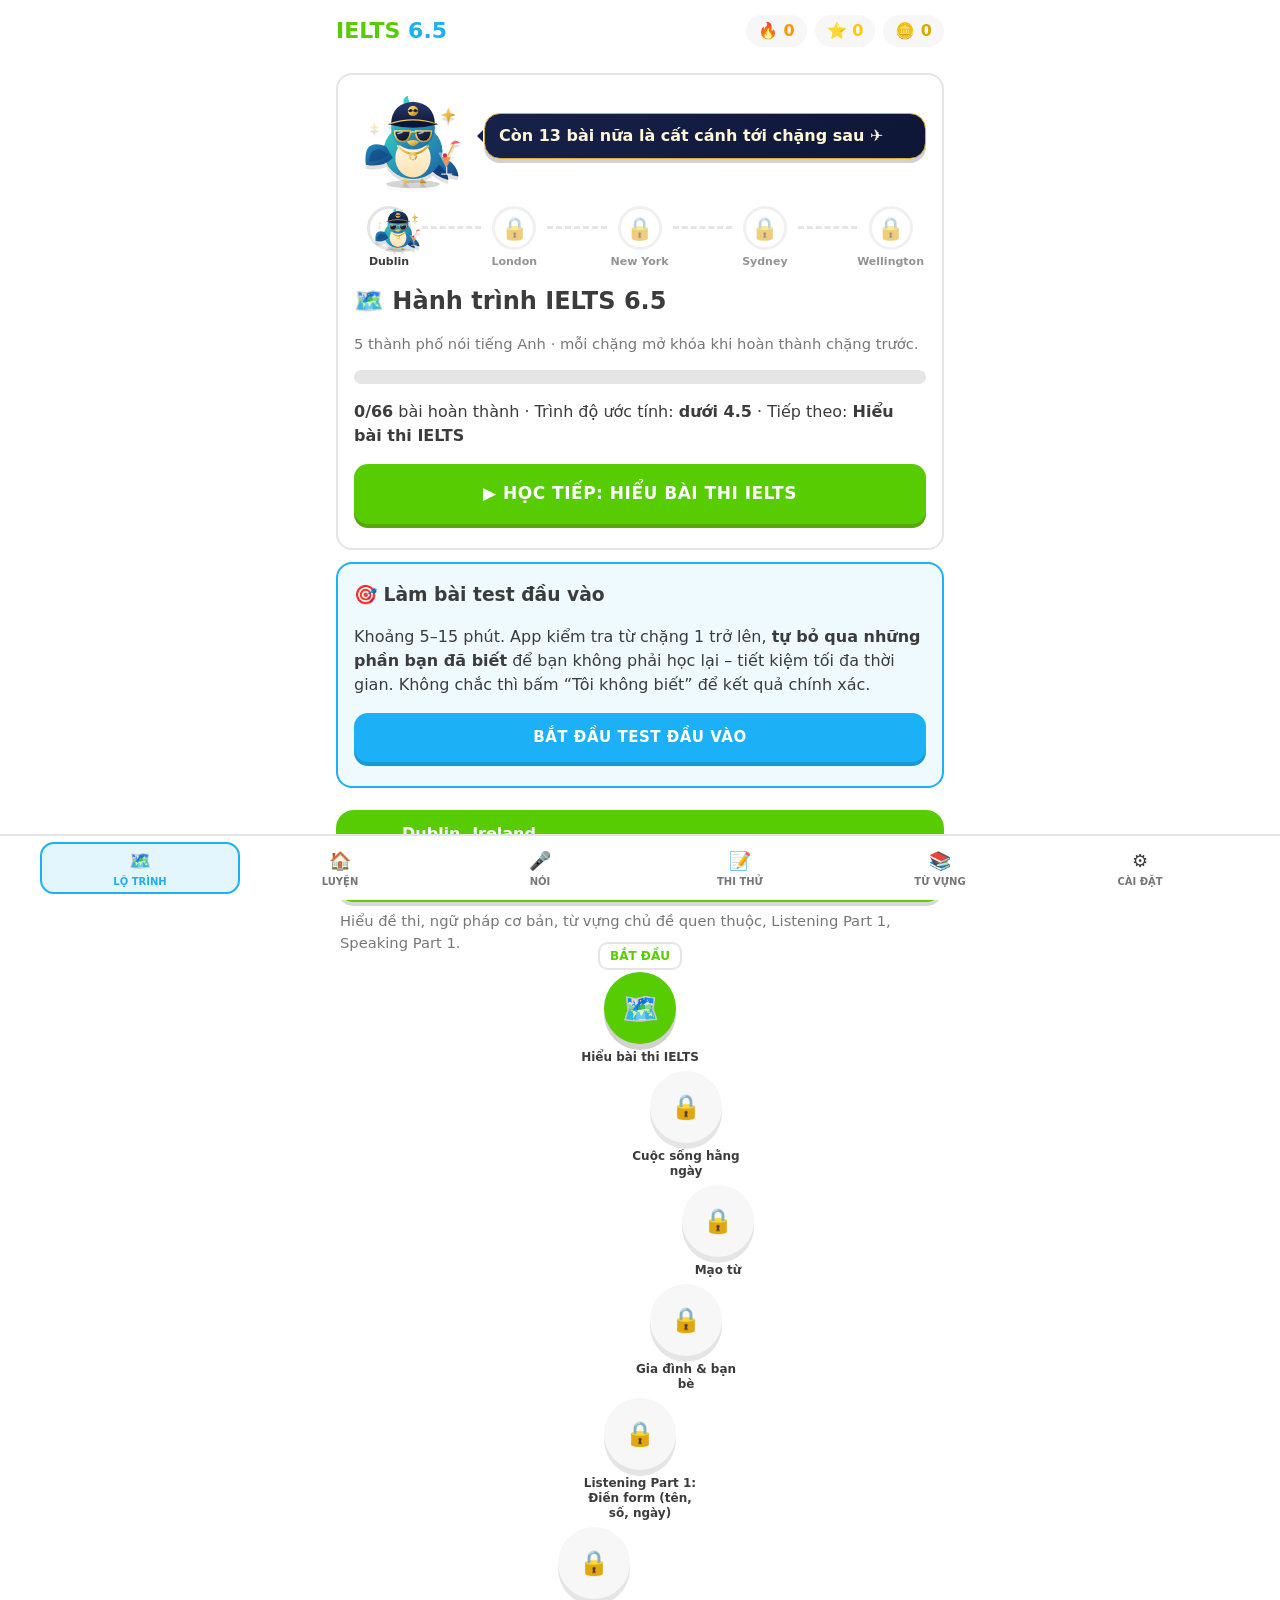
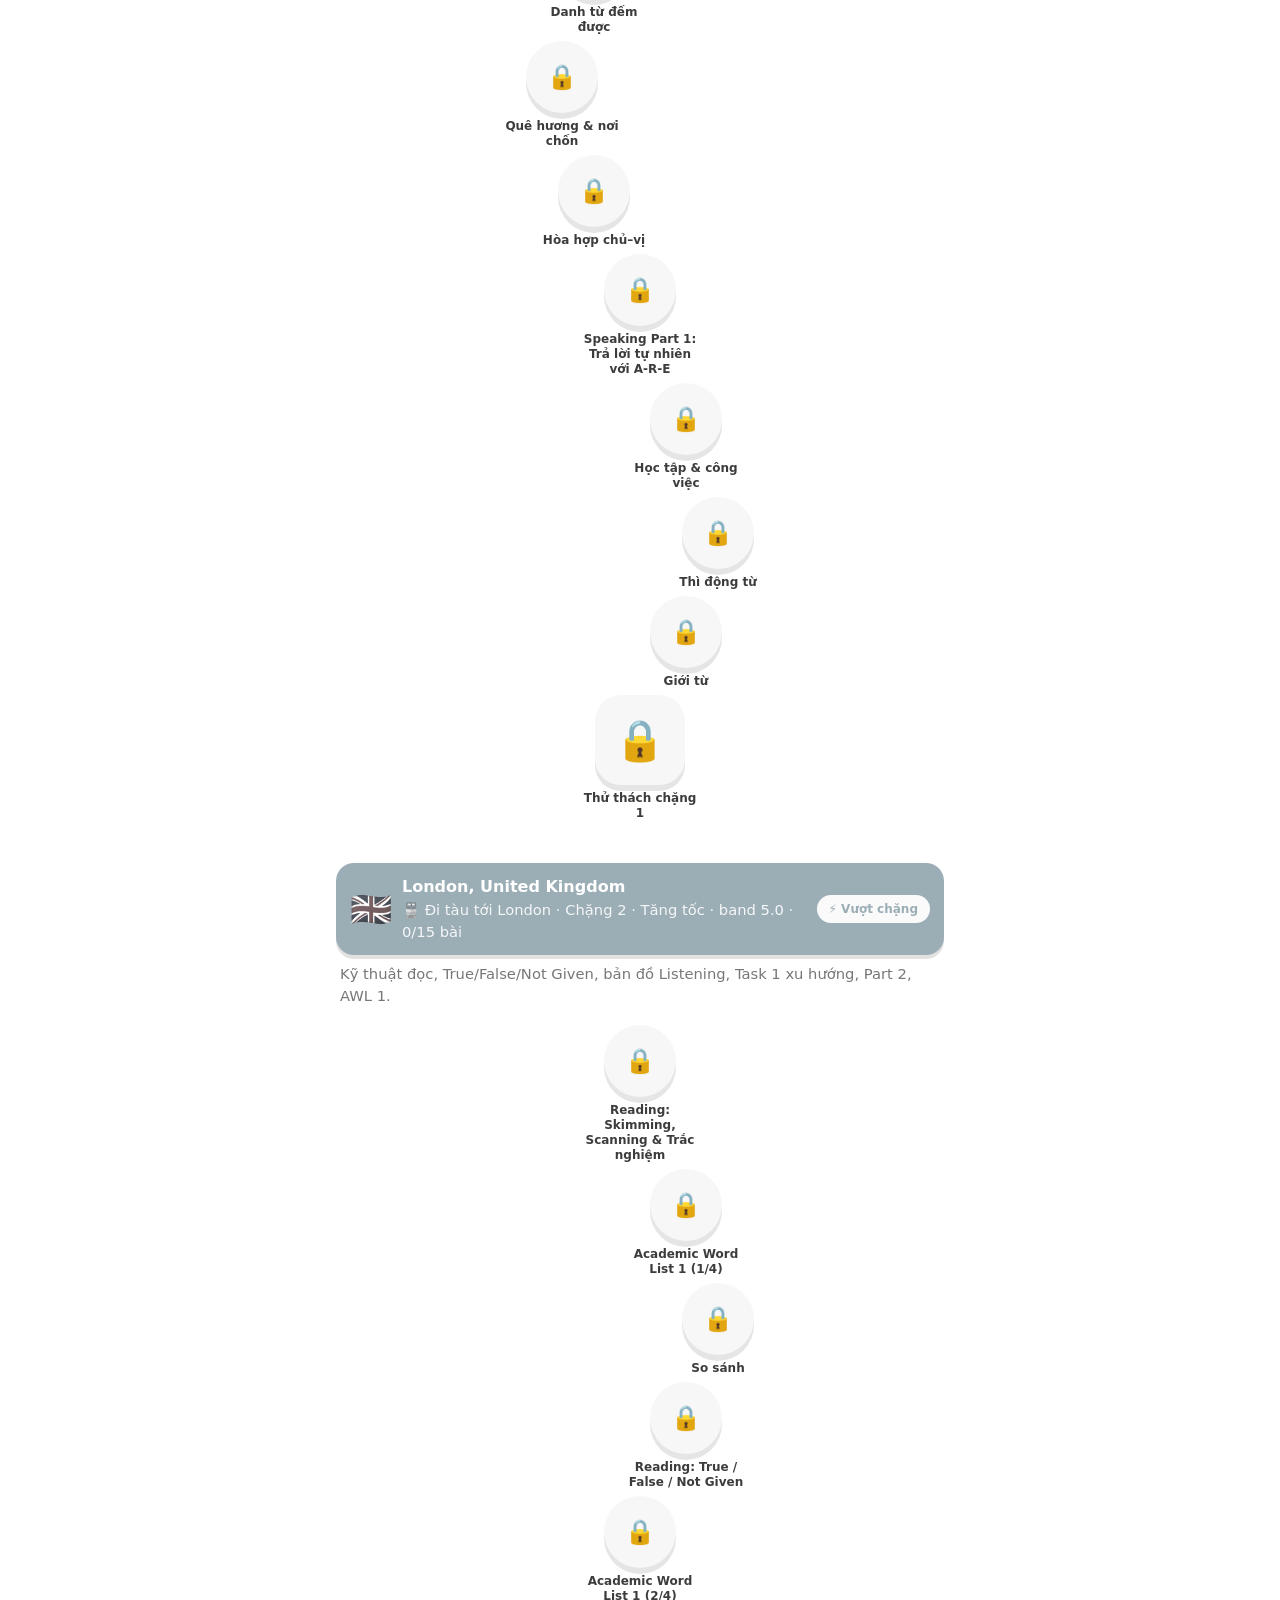
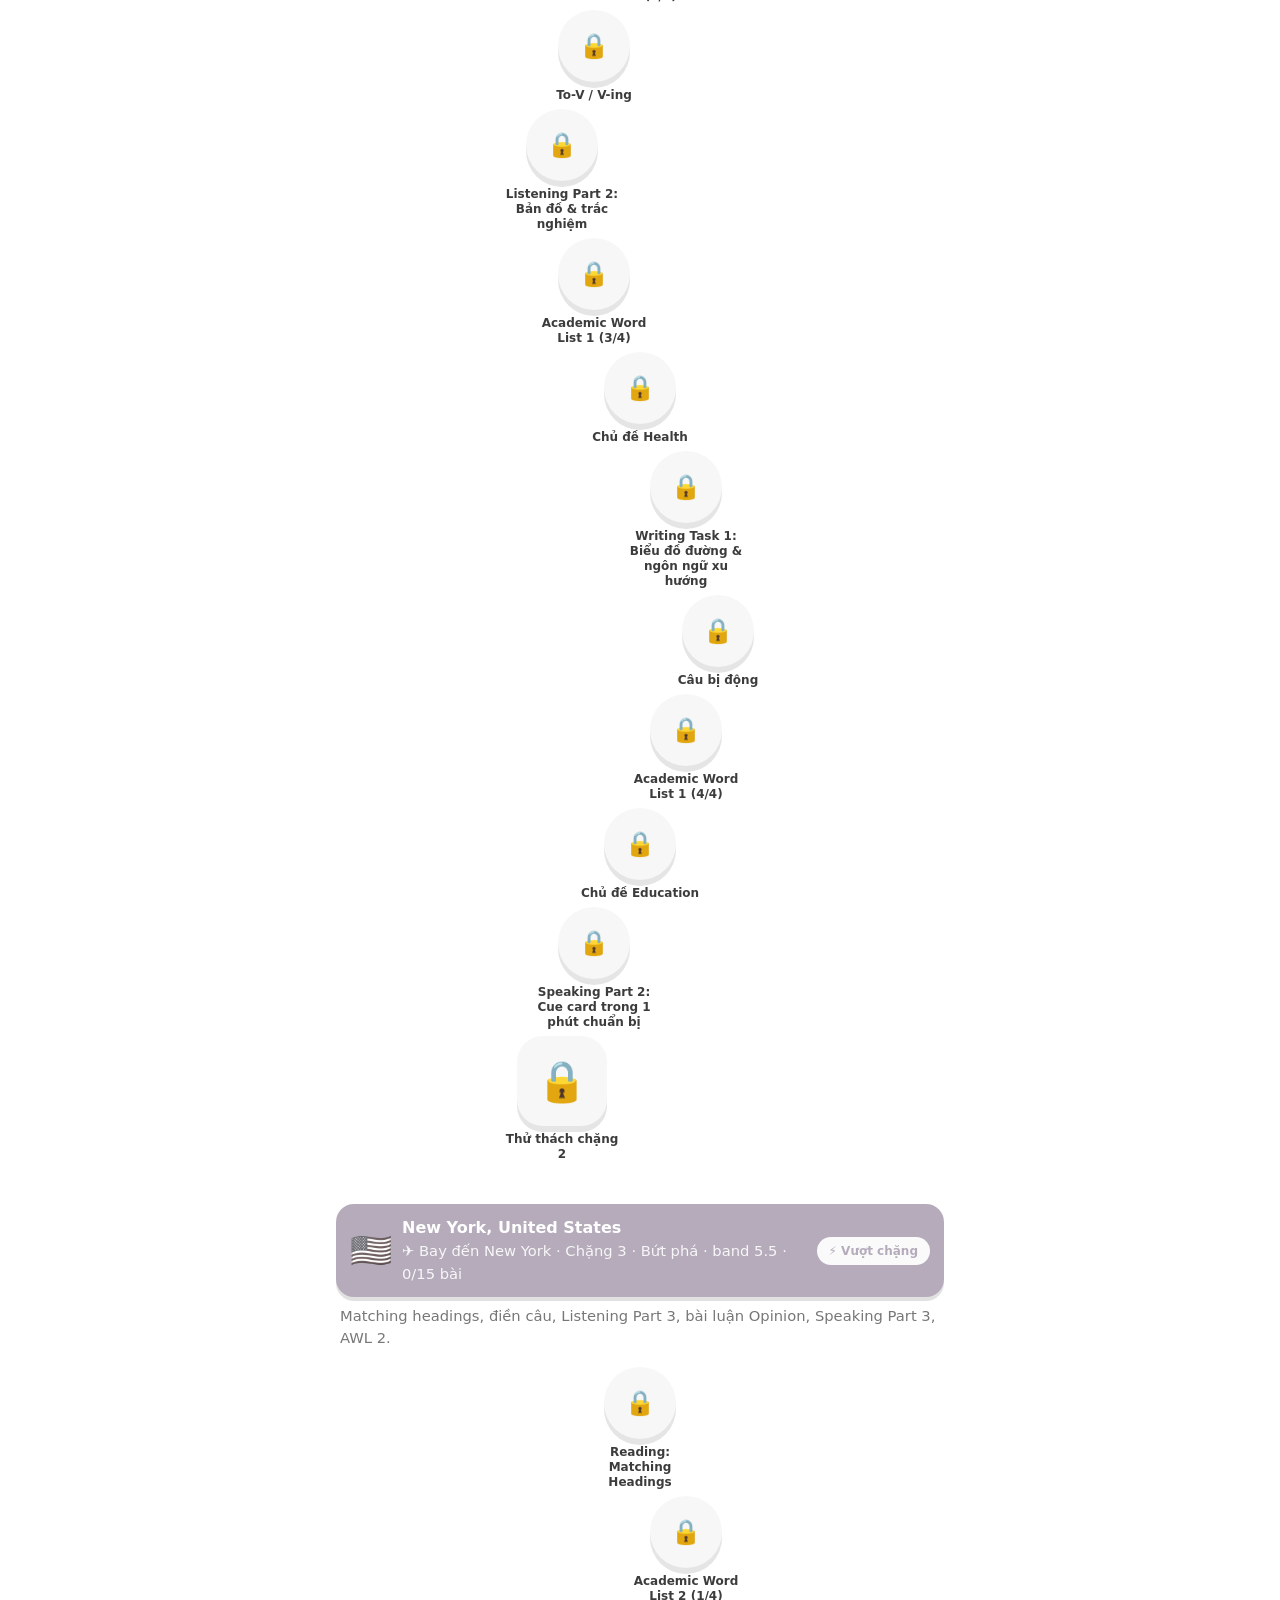
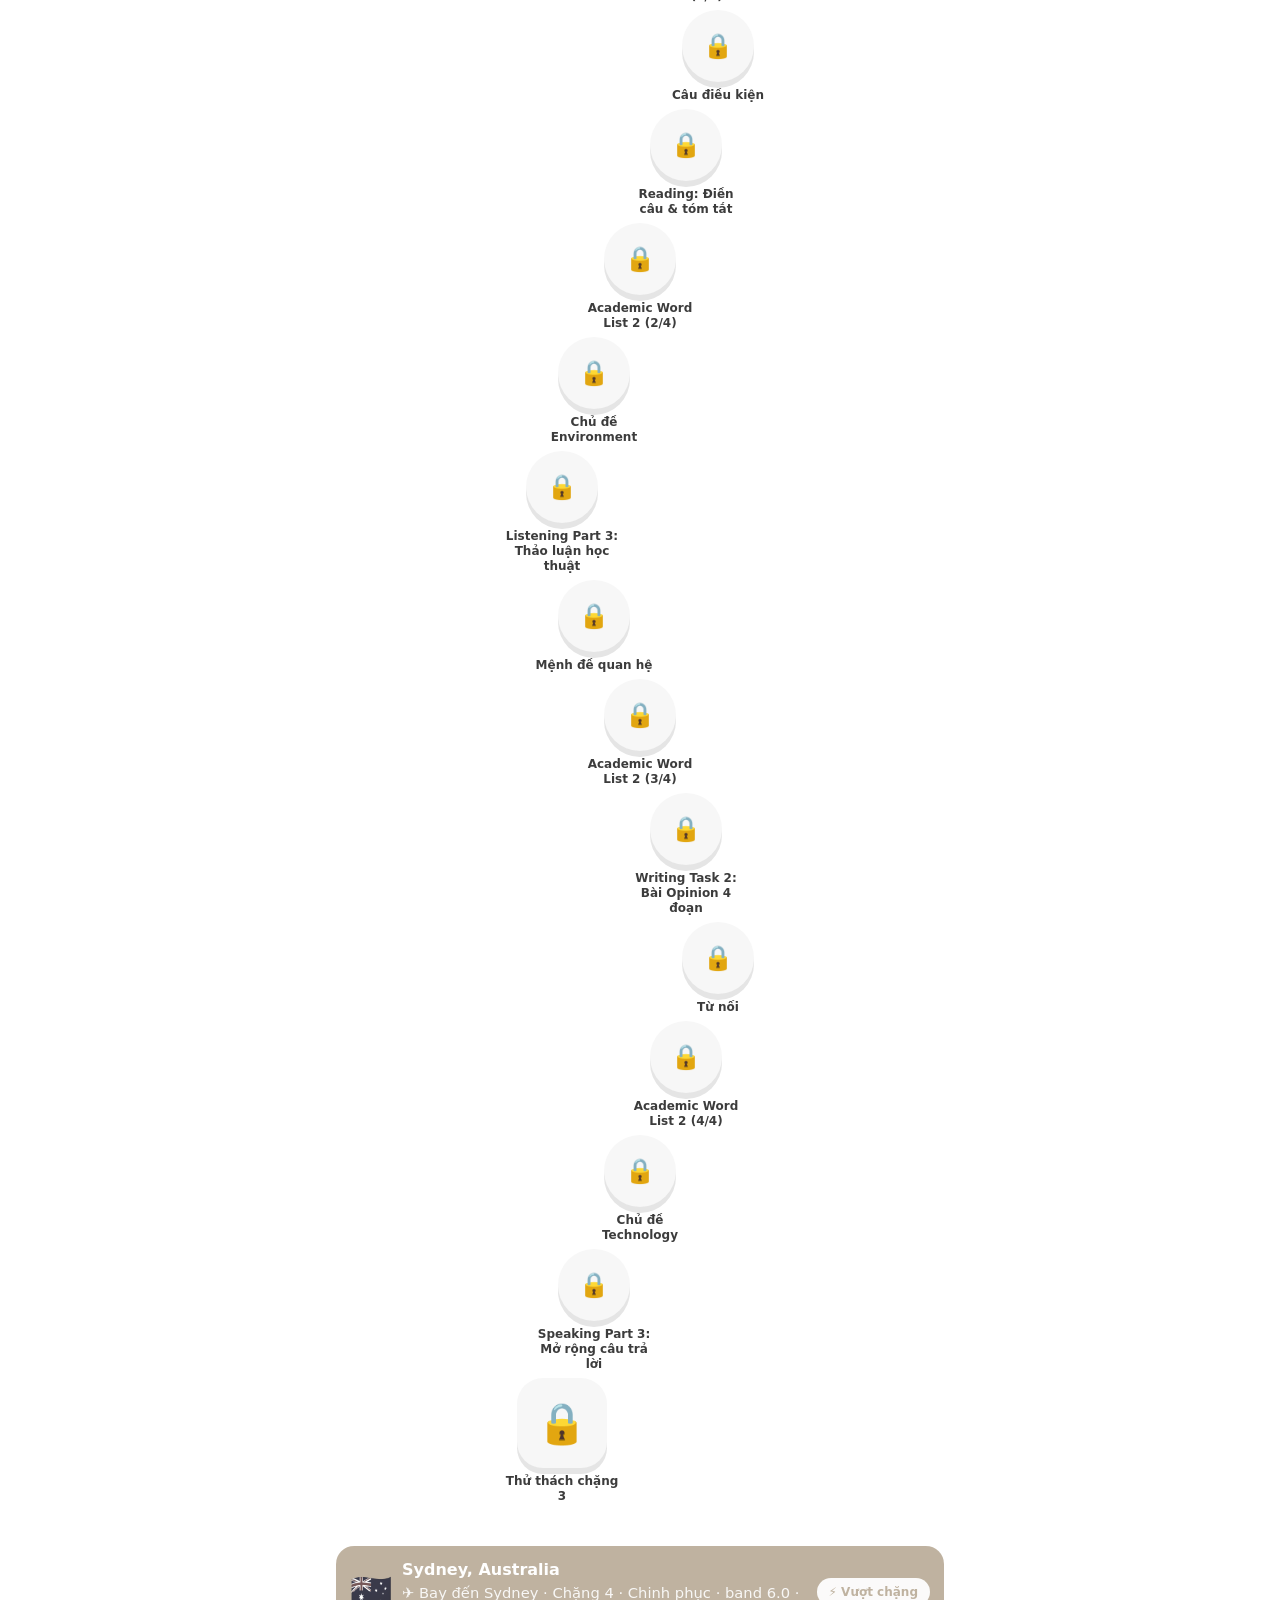
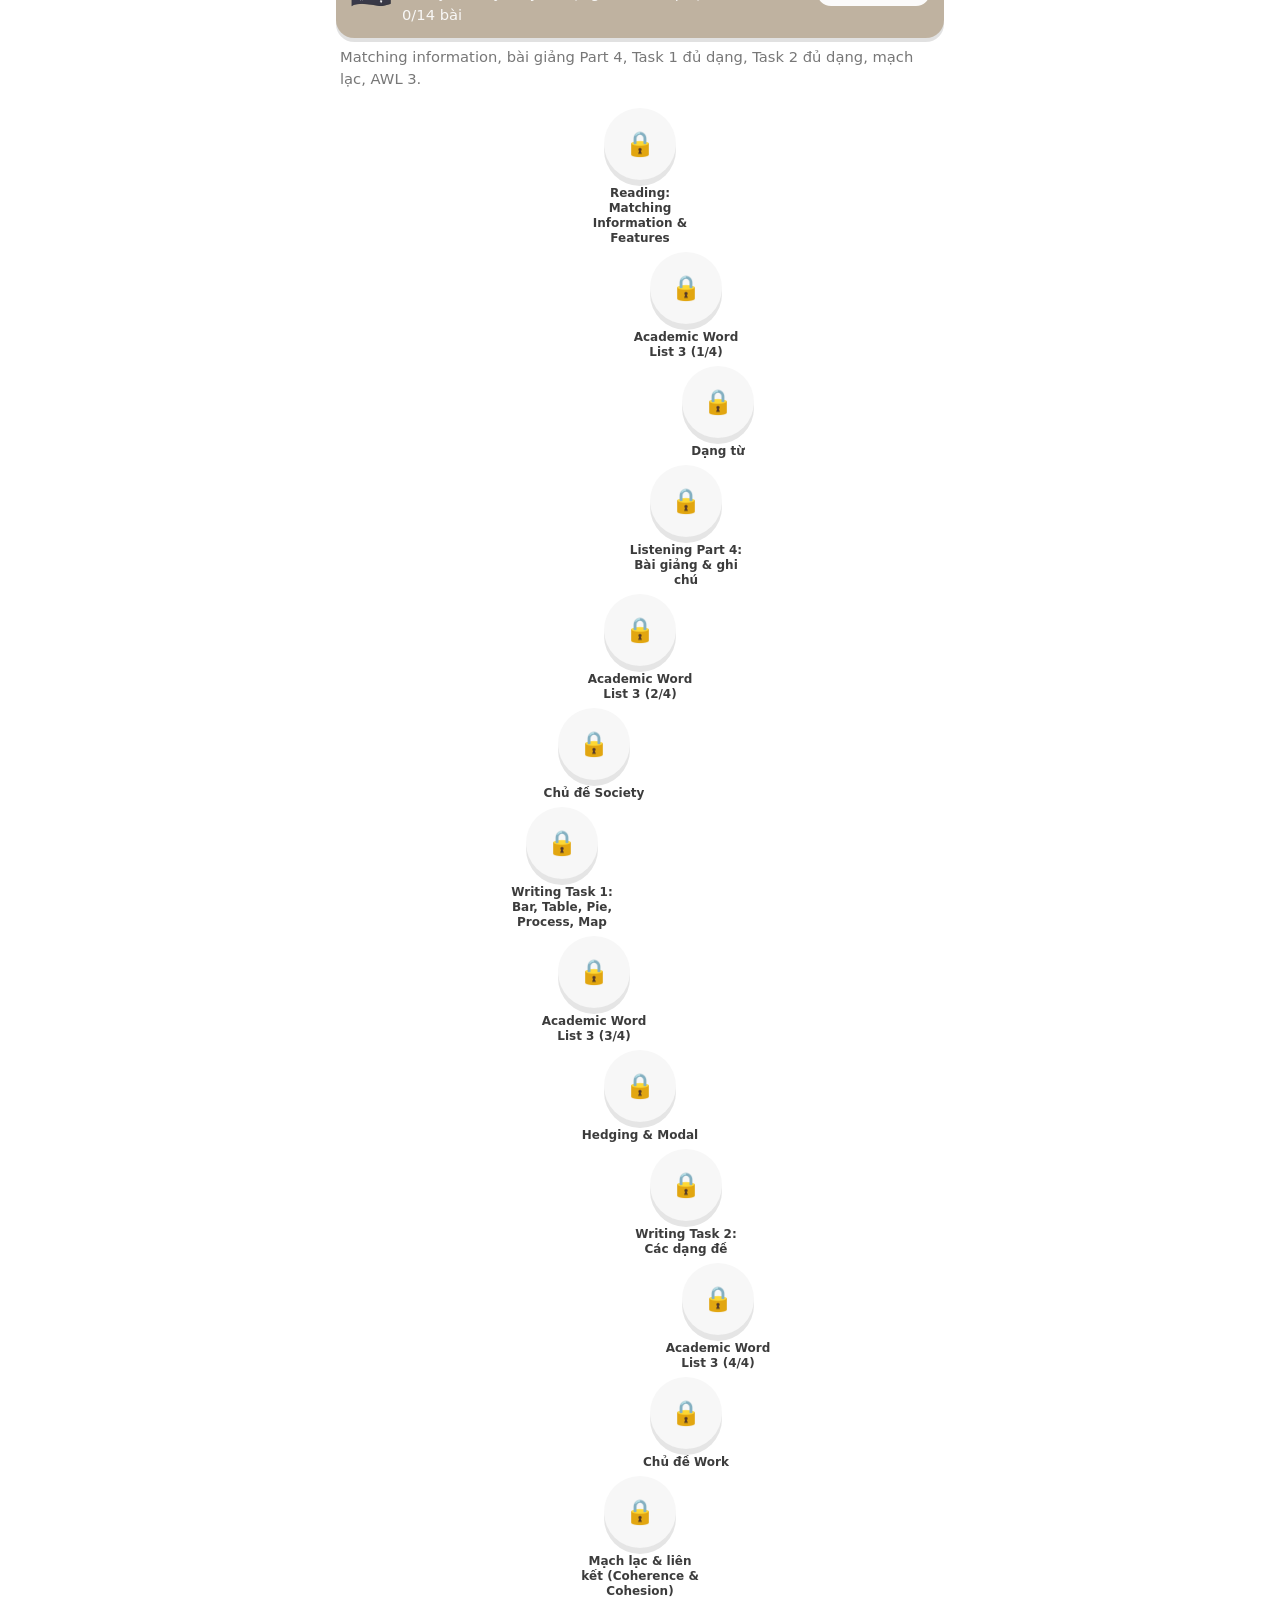
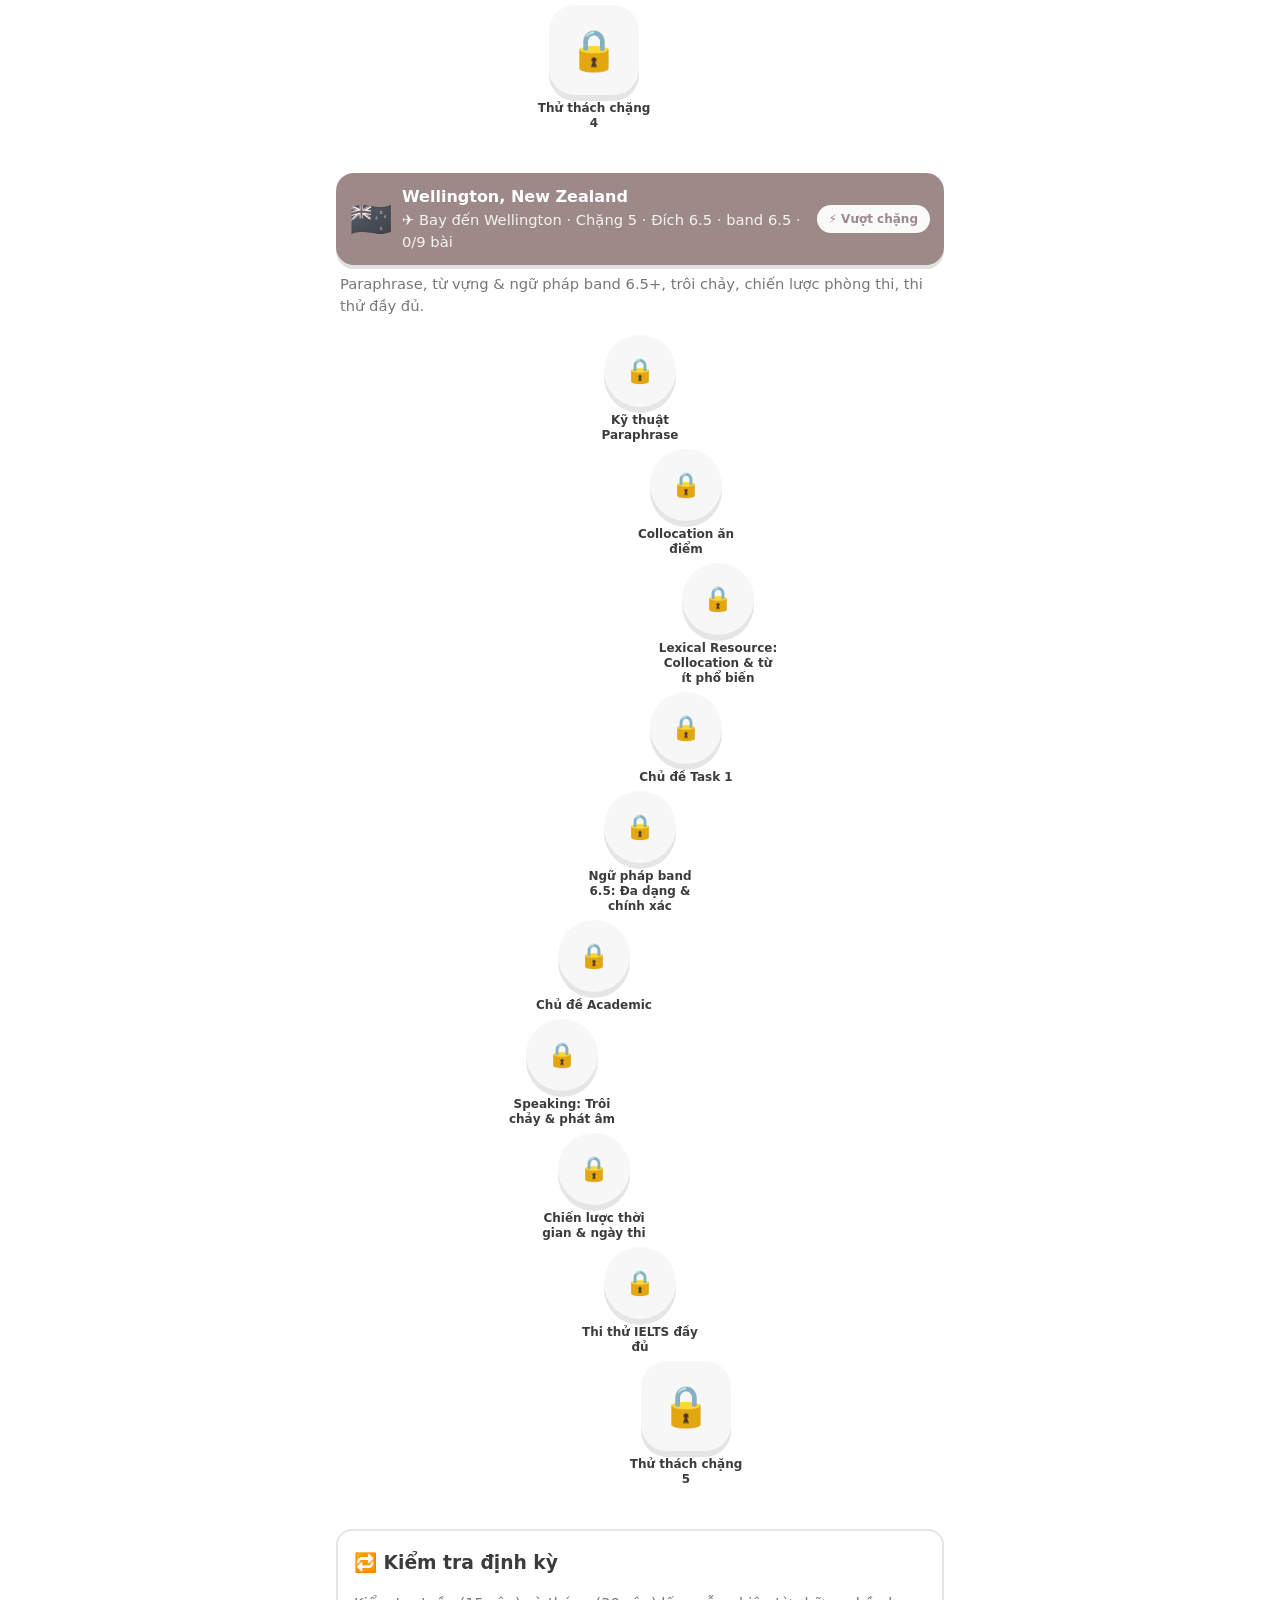
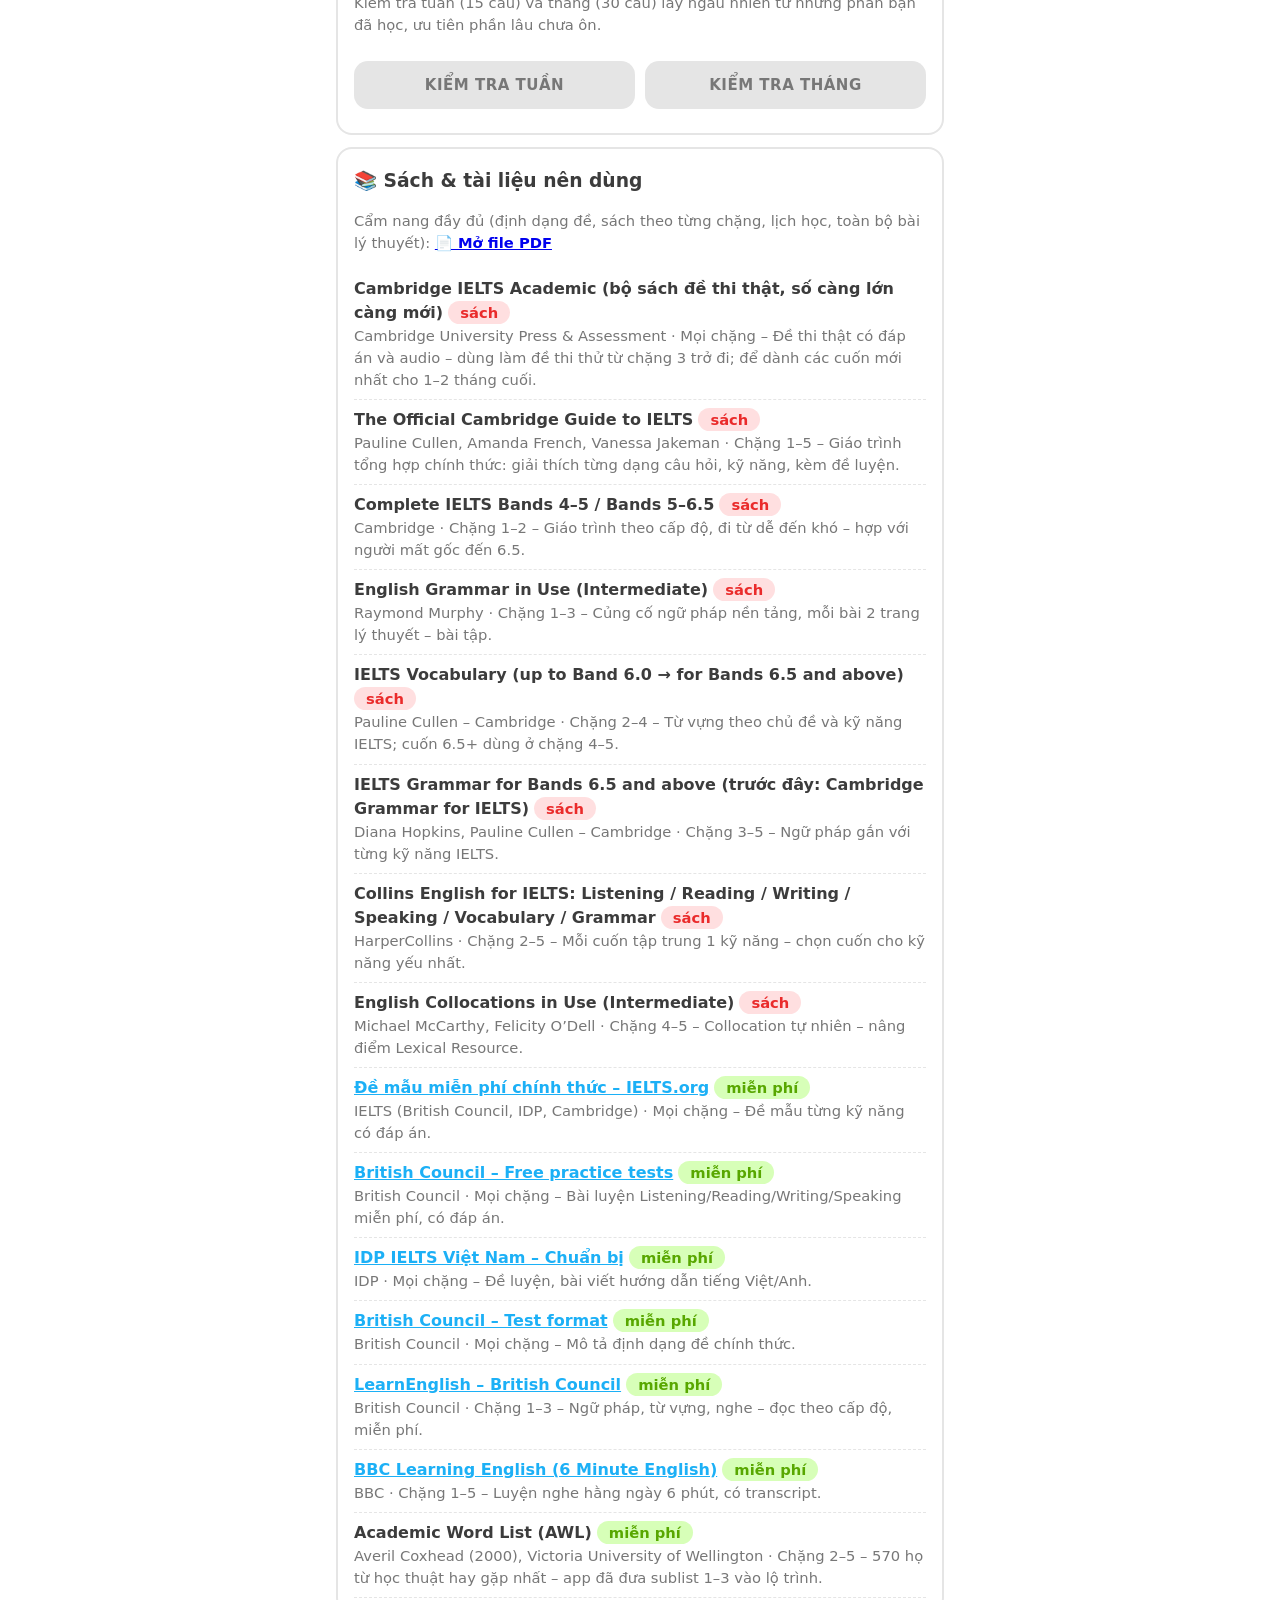
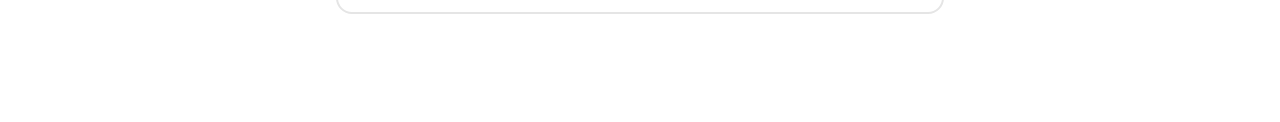
<file: index.html>
<!doctype html>
<html lang="vi">
<head>
<meta charset="utf-8">
<meta name="viewport" content="width=device-width,initial-scale=1,viewport-fit=cover">
<title>IELTS 6.5 · Học từ vựng mỗi ngày</title>
<meta name="theme-color" content="#58cc02">
<link rel="manifest" href="manifest.json">
<link rel="icon" href="icon.svg">
<link rel="stylesheet" href="css/style.css">
</head>
<body>
<div id="app">
  <header id="top"></header>
  <main id="view"></main>
  <nav id="tabs">
    <button data-tab="road">🗺️<span>Lộ trình</span></button>
    <button data-tab="home">🏠<span>Luyện</span></button>
    <button data-tab="speaking">🎤<span>Nói</span></button>
    <button data-tab="exam">📝<span>Thi thử</span></button>
    <button data-tab="words">📚<span>Từ vựng</span></button>
    <button data-tab="settings">⚙️<span>Cài đặt</span></button>
  </nav>
</div>
<div id="lesson" class="lesson" hidden></div>
<div id="modal" class="modal" hidden>
  <div class="sheet"><button class="x" id="modal-x" aria-label="Đóng">✕</button><div id="modal-body"></div></div>
</div>
<div id="toast"></div>
<script src="js/data.js"></script>
<script src="js/media.js"></script>
<script src="js/exercises.js"></script>
<script src="js/shop.js"></script>
<script src="js/grammar.js"></script>
<script src="js/lesson.js"></script>
<script src="js/ai.js"></script>
<script src="js/testbank.js"></script>
<script src="js/speaking.js"></script>
<script src="js/exam.js"></script>
<script src="js/sync.js"></script>
<script src="js/road-data.js"></script>
<script src="js/road.js"></script>
<script src="js/app.js"></script>
<script>if ('serviceWorker' in navigator && location.protocol.startsWith('http')) navigator.serviceWorker.register('sw.js').catch(() => { });</script>
</body>
</html>
</file>
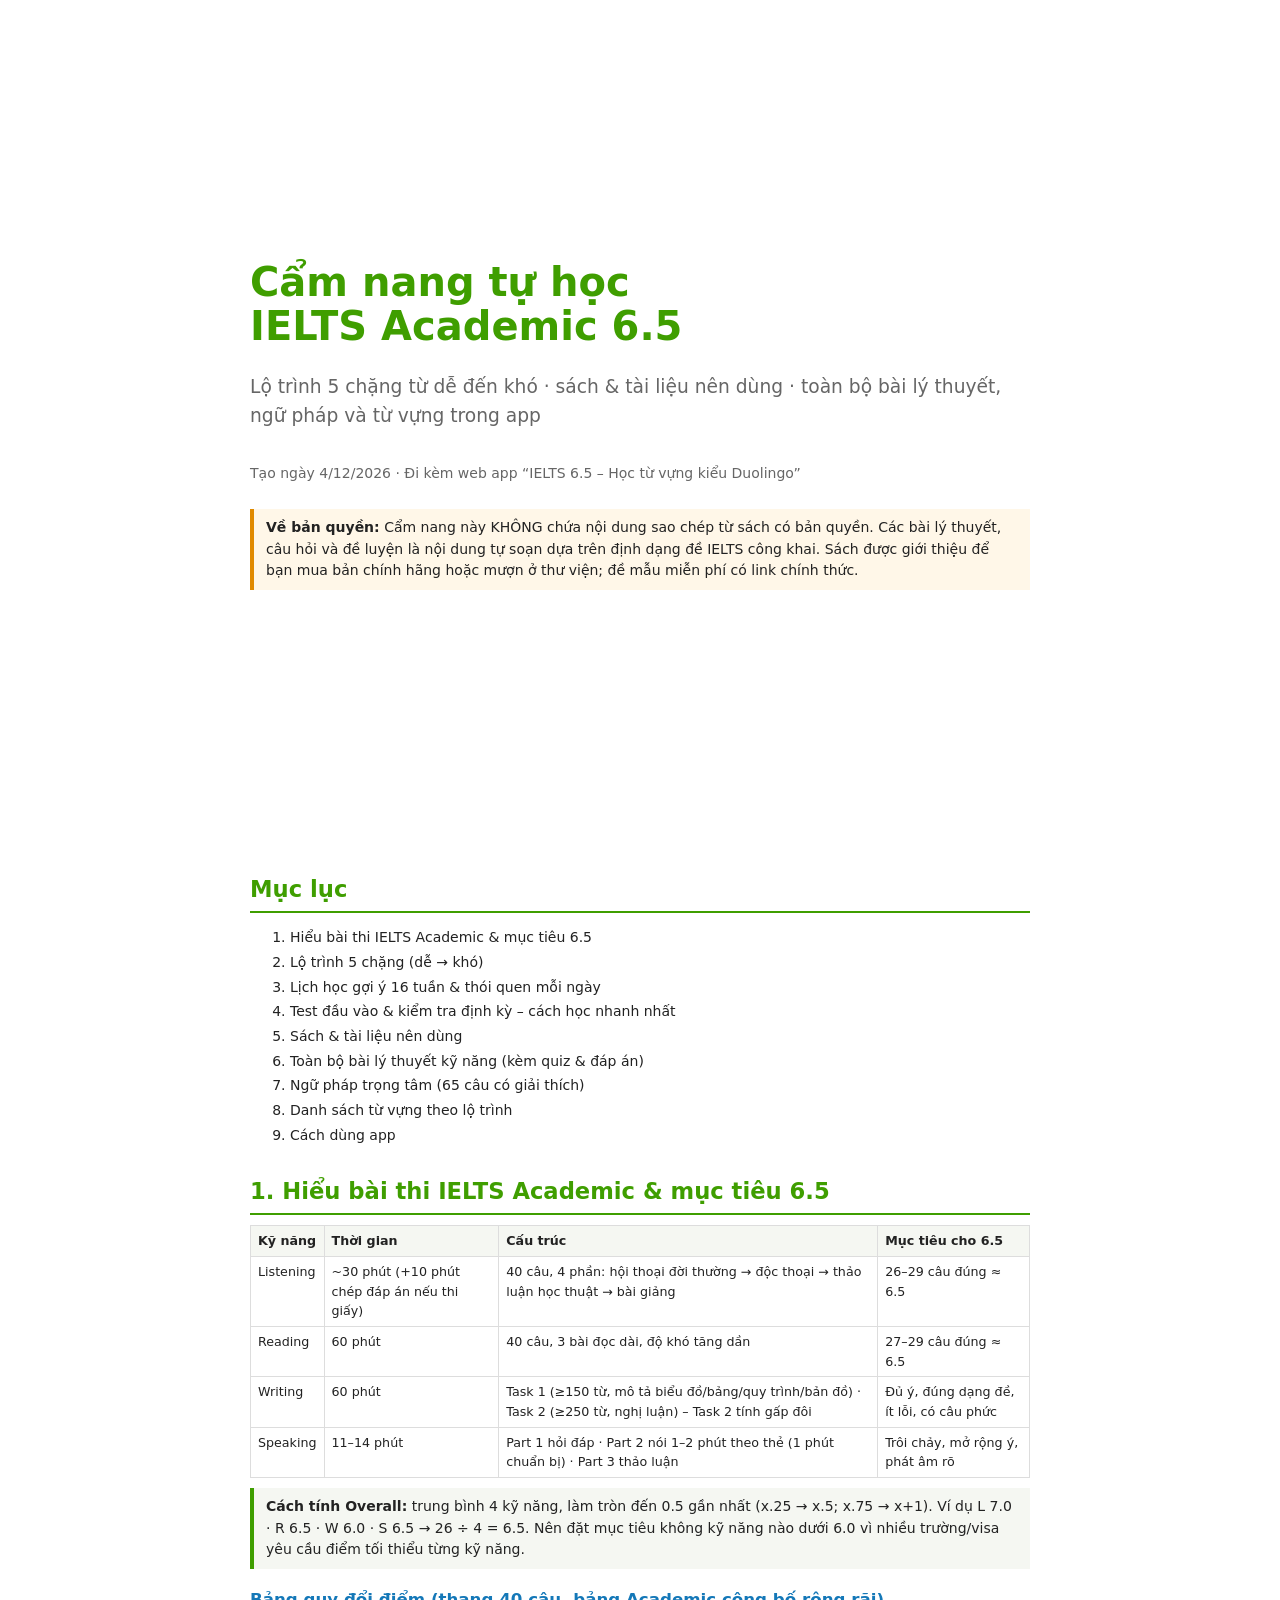
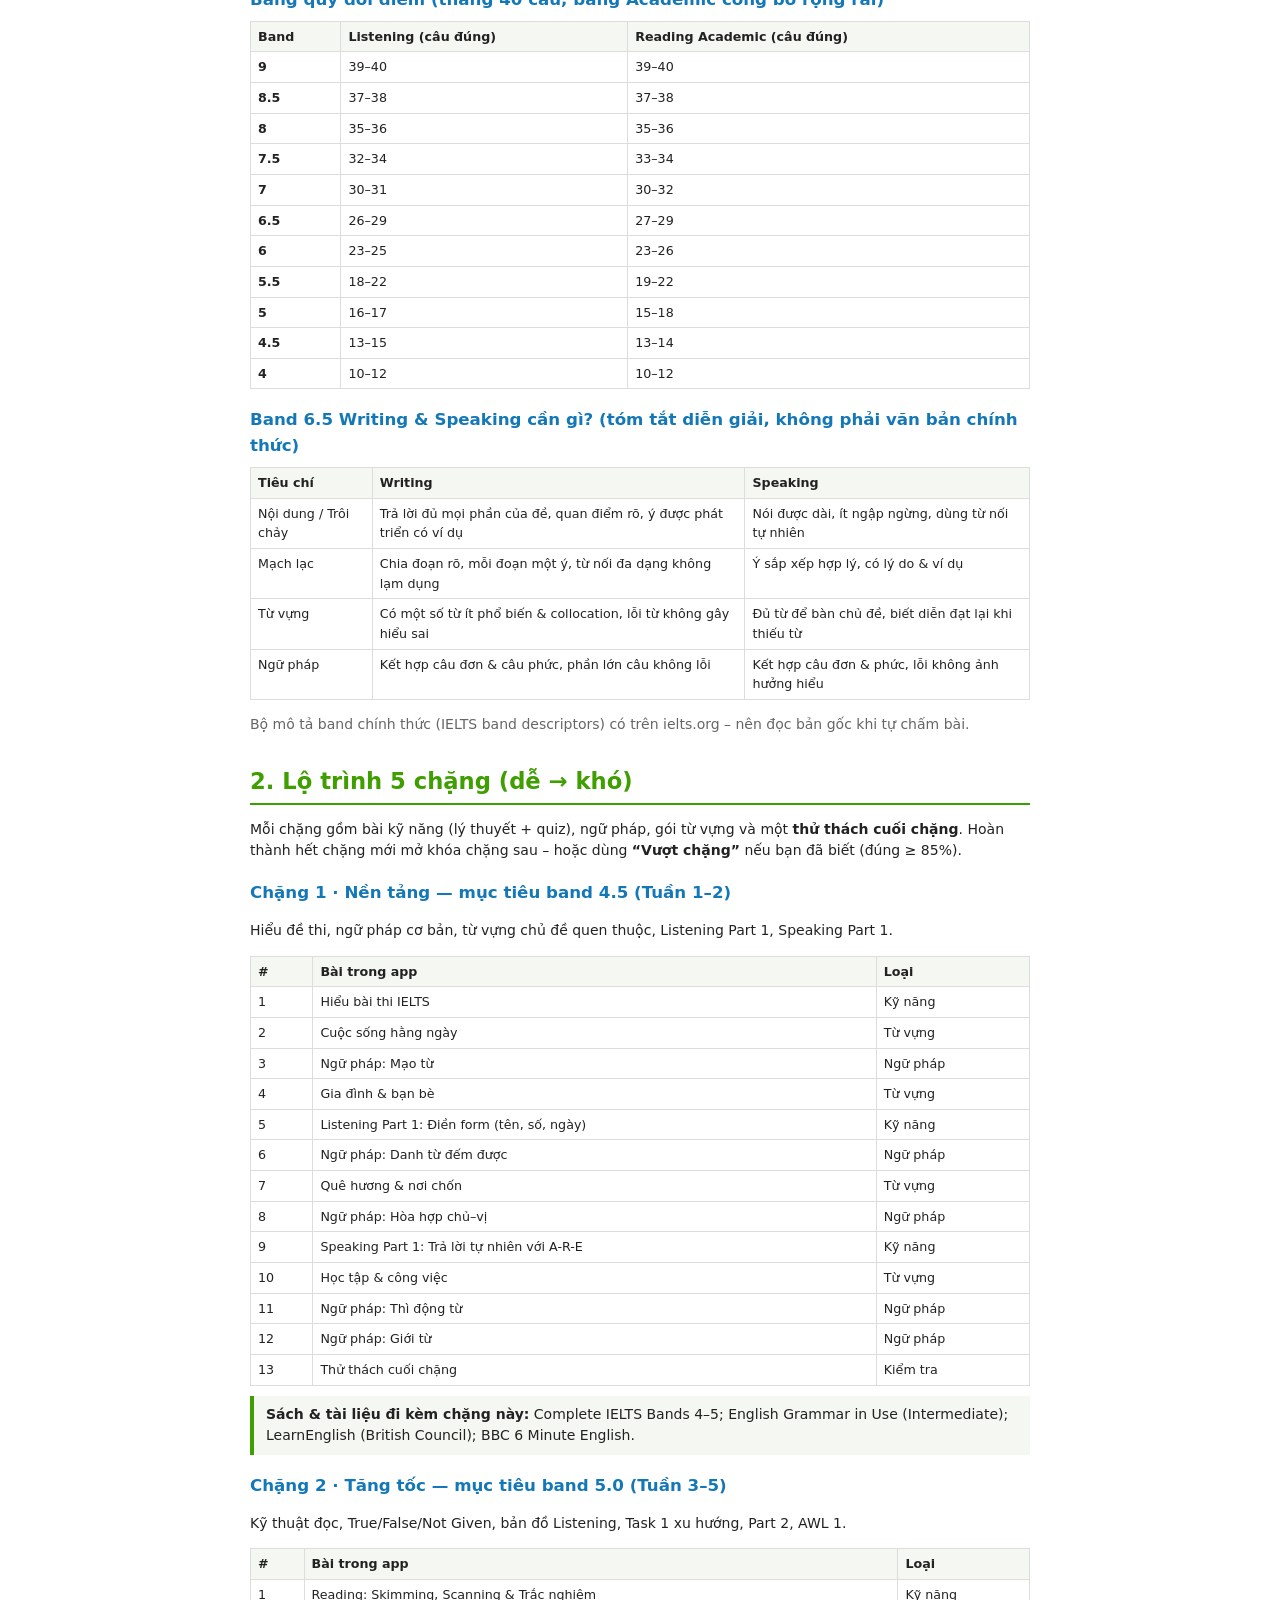
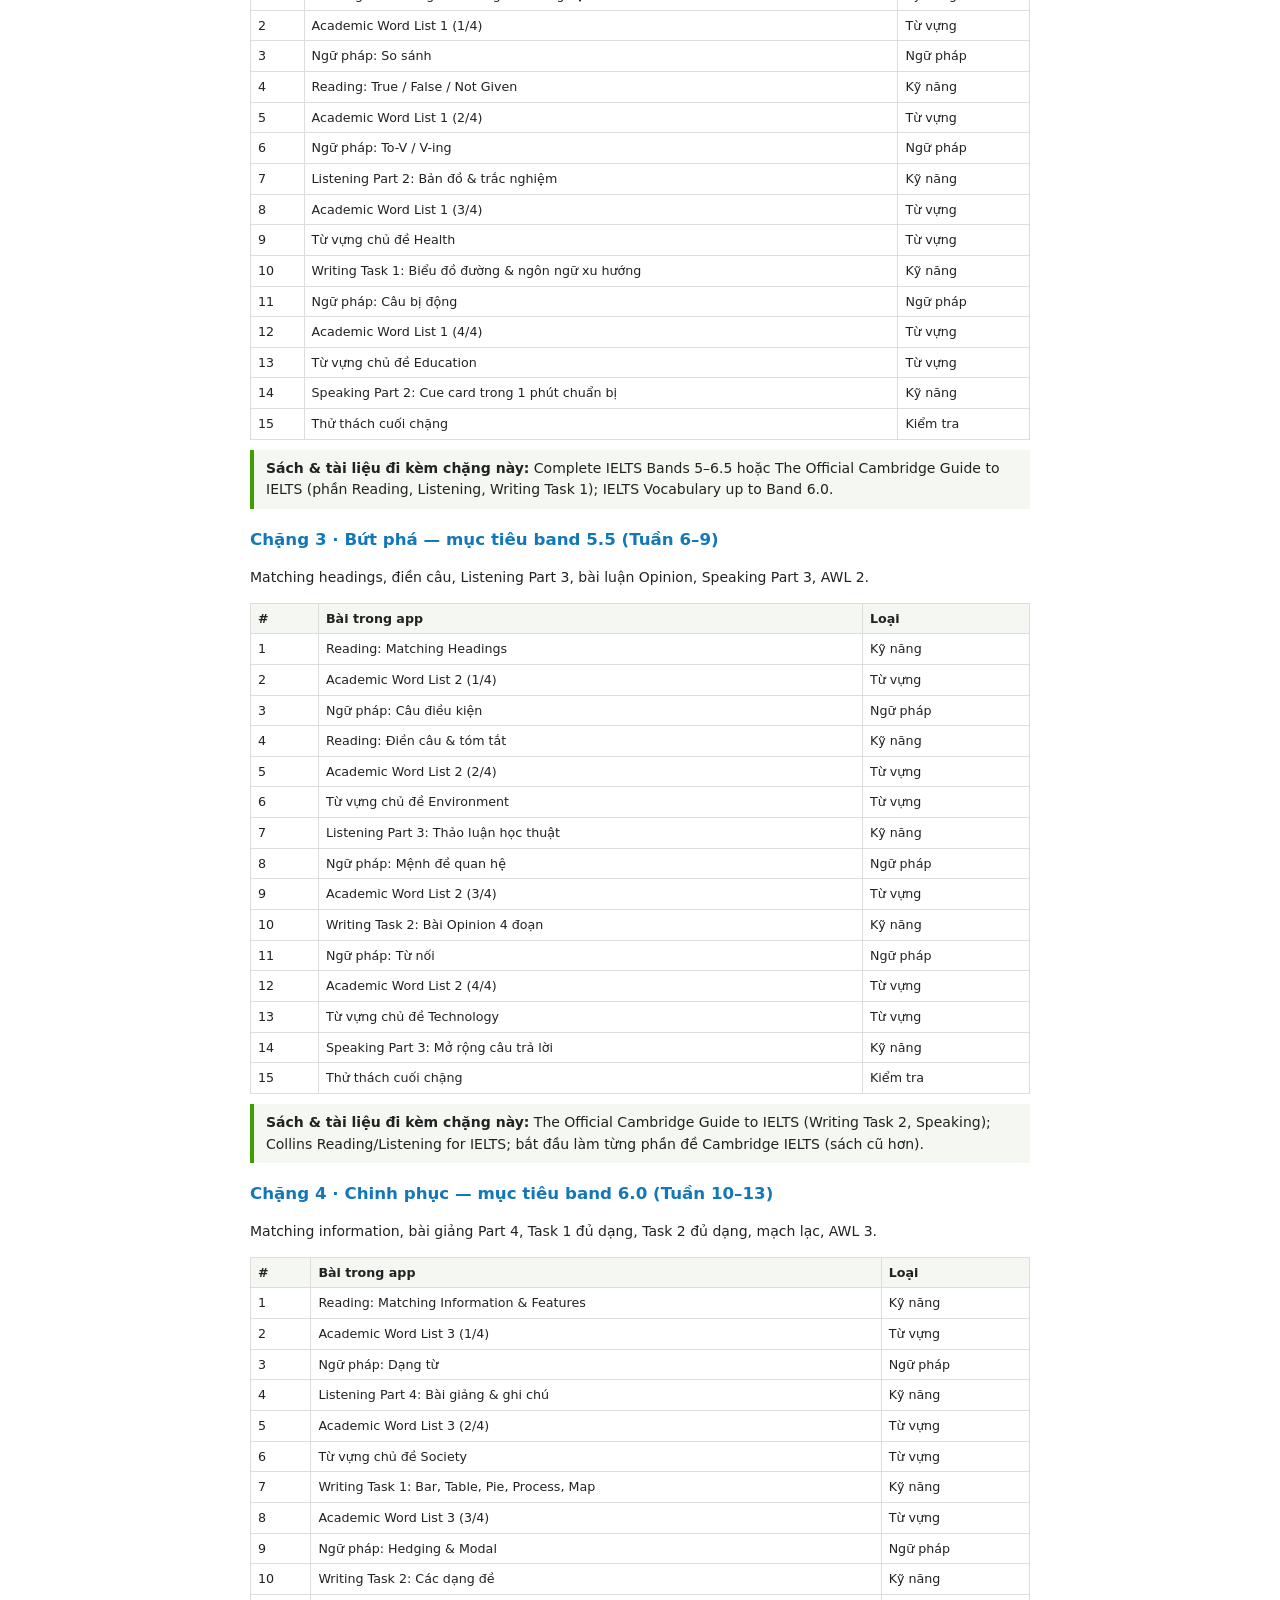
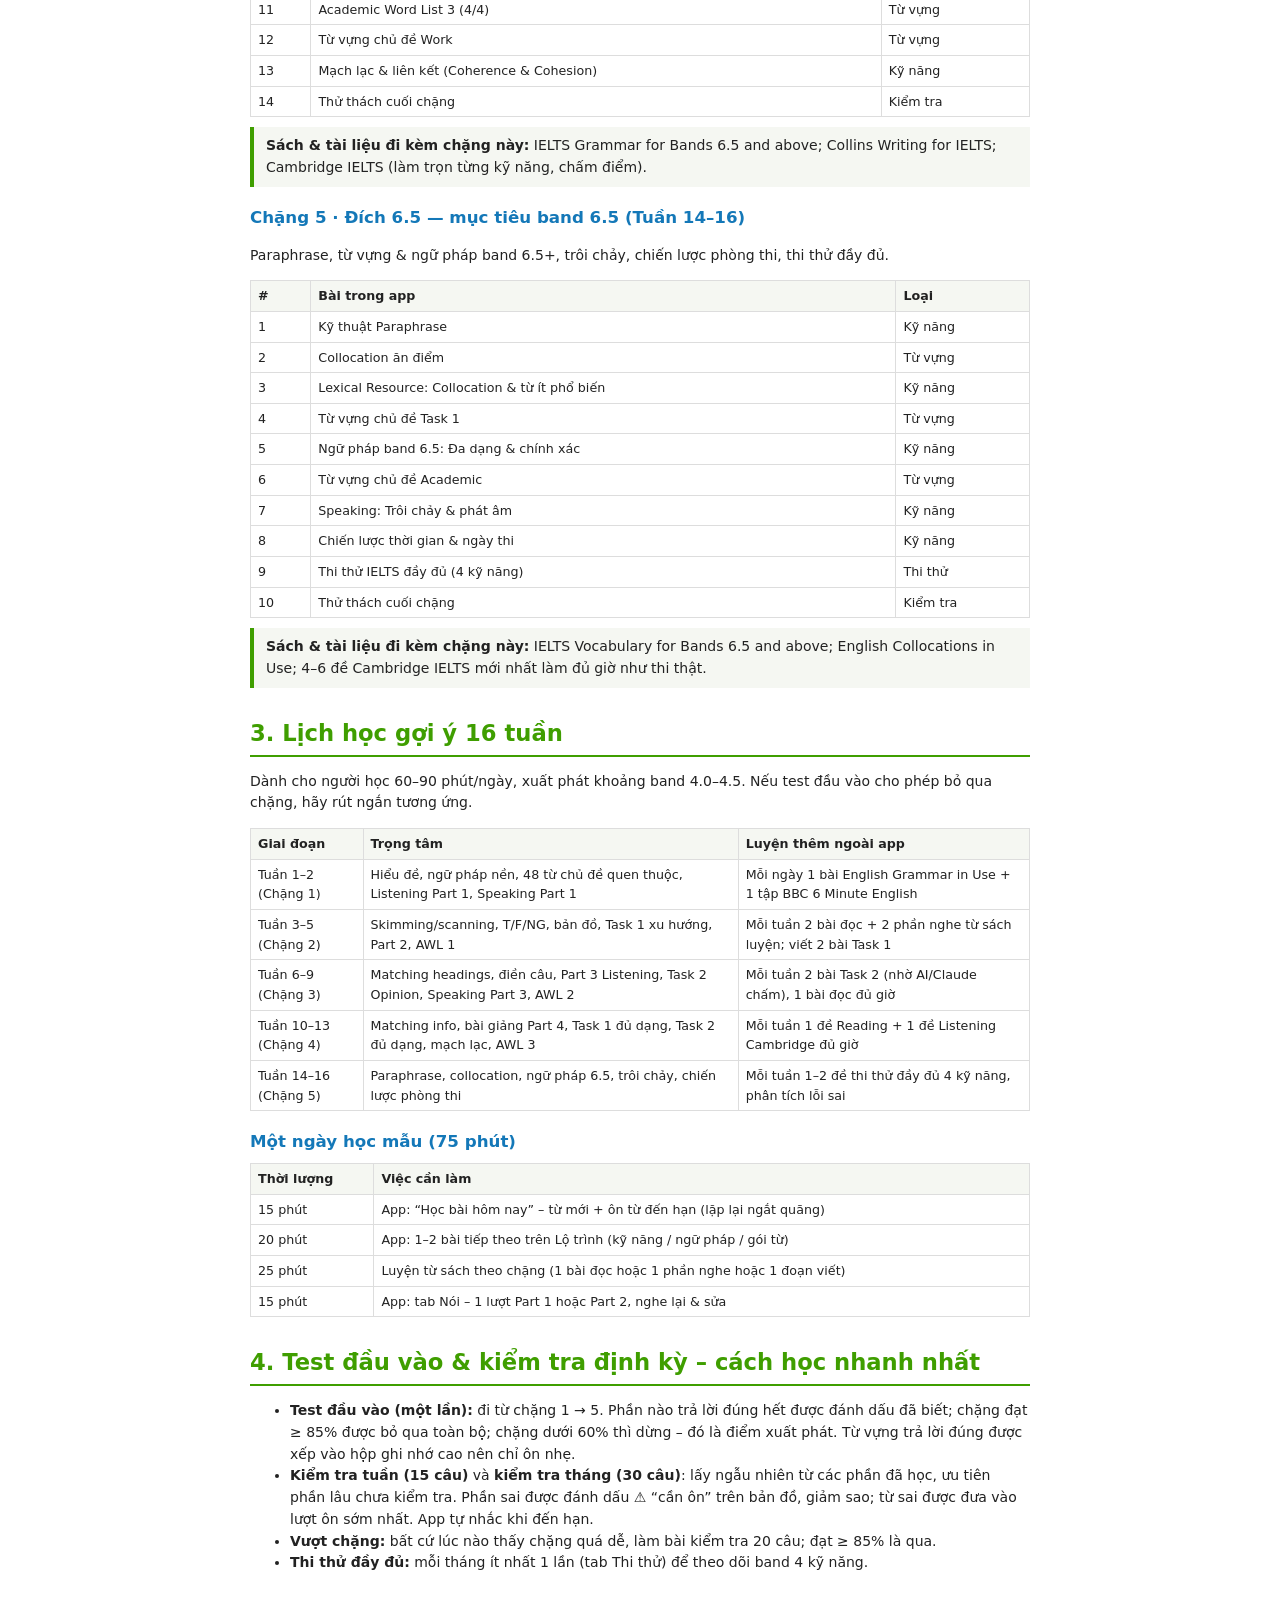
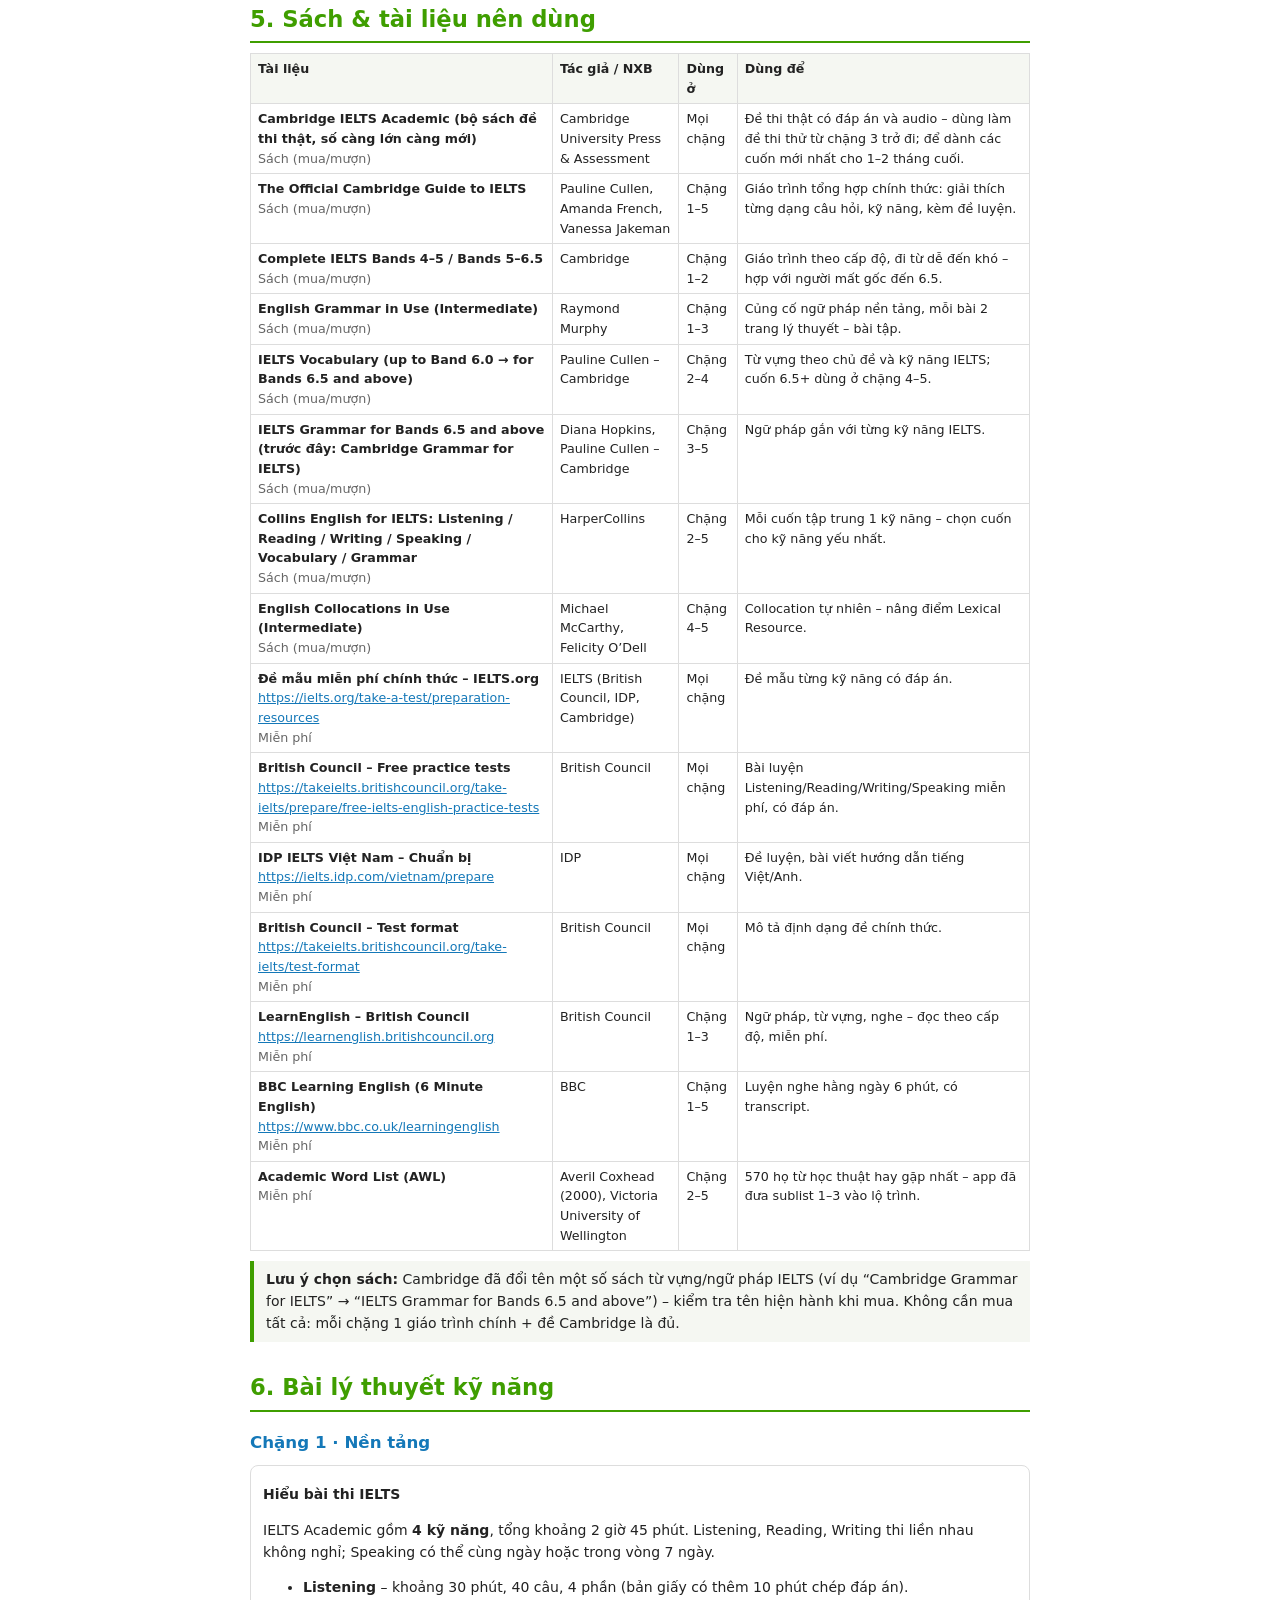
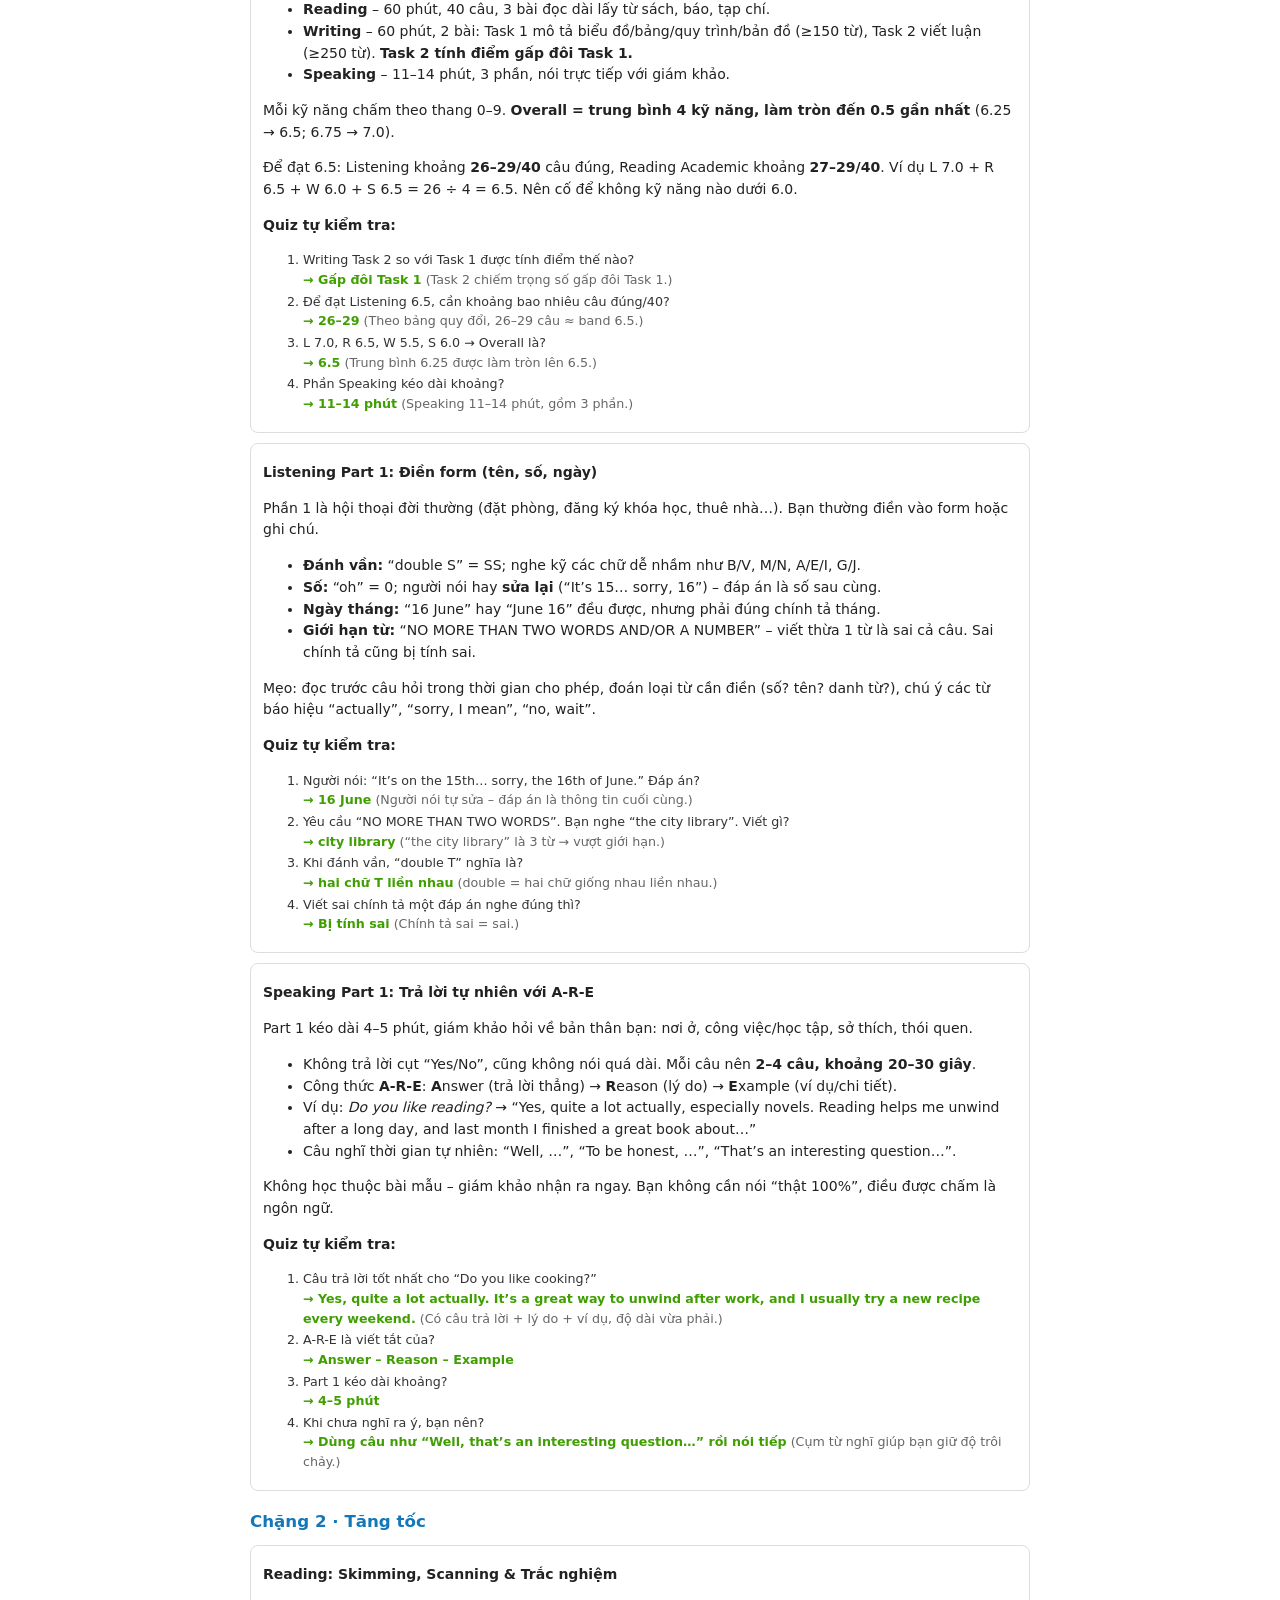
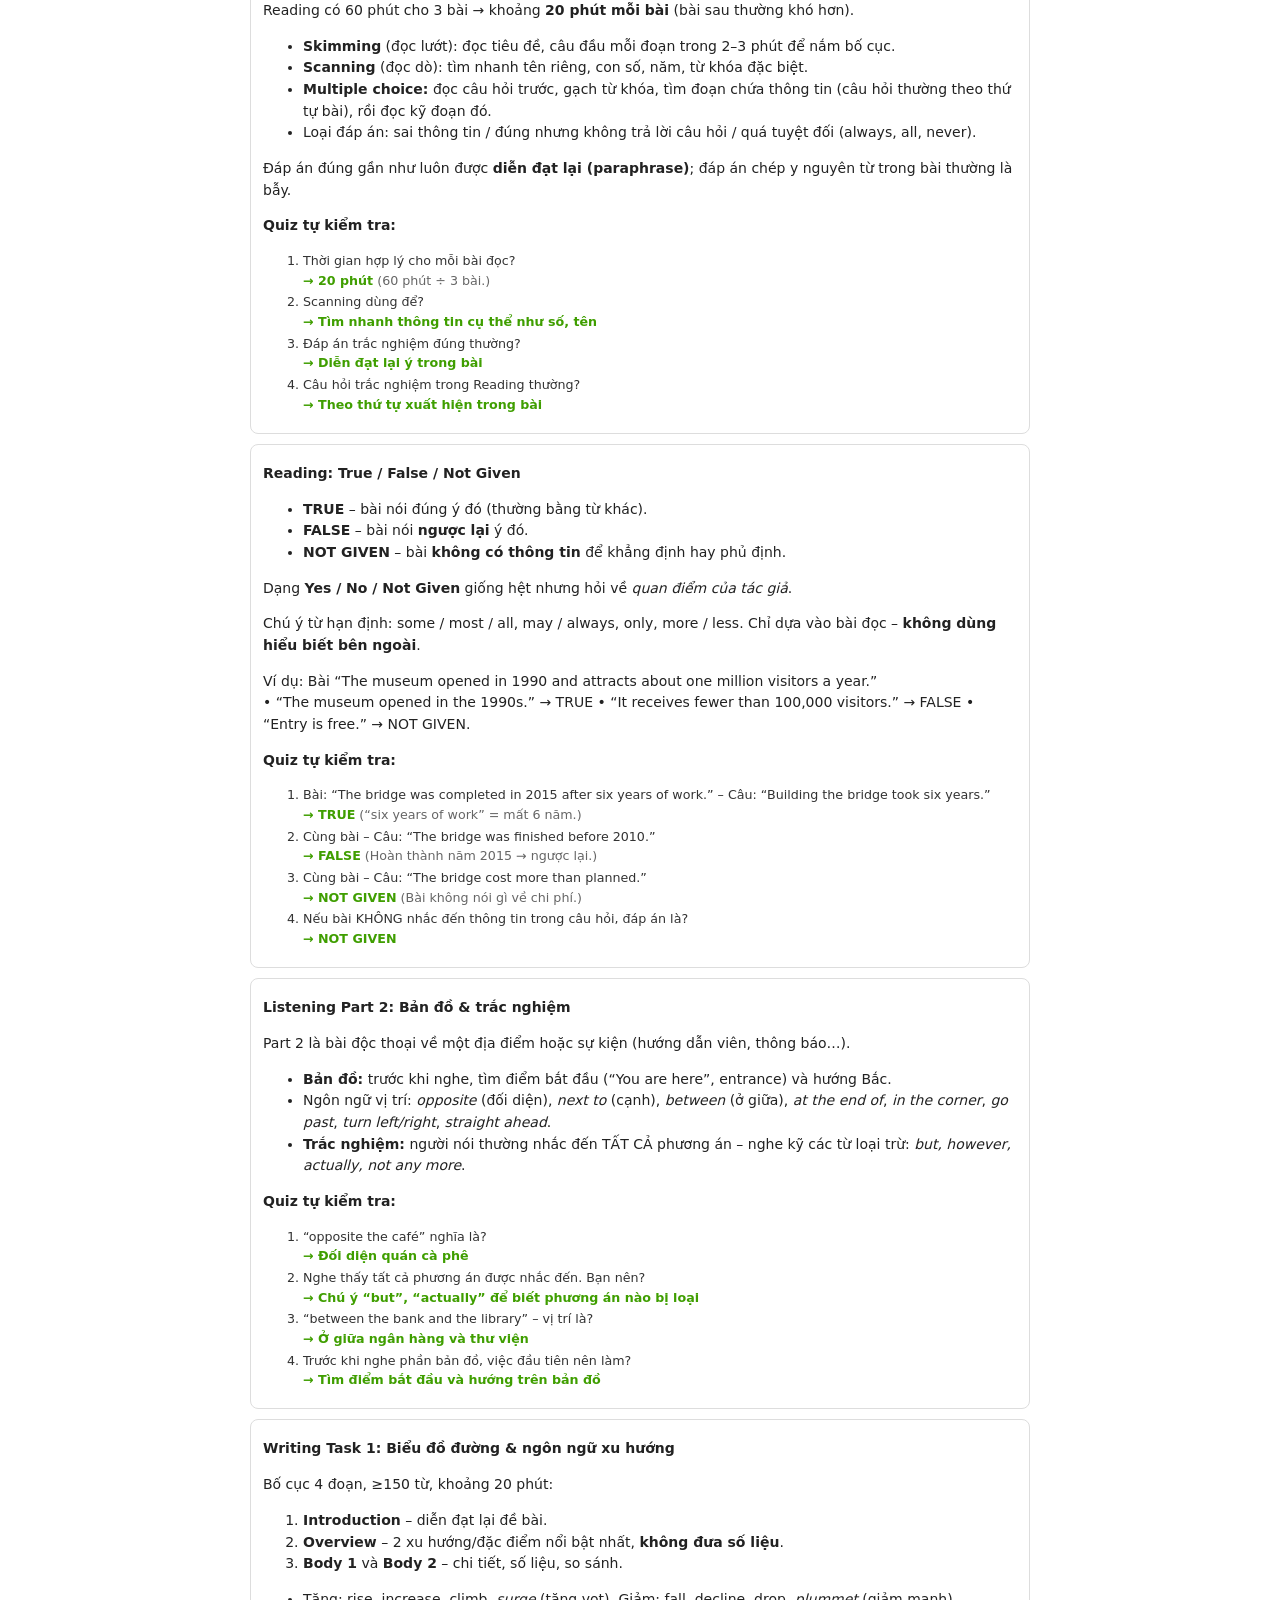
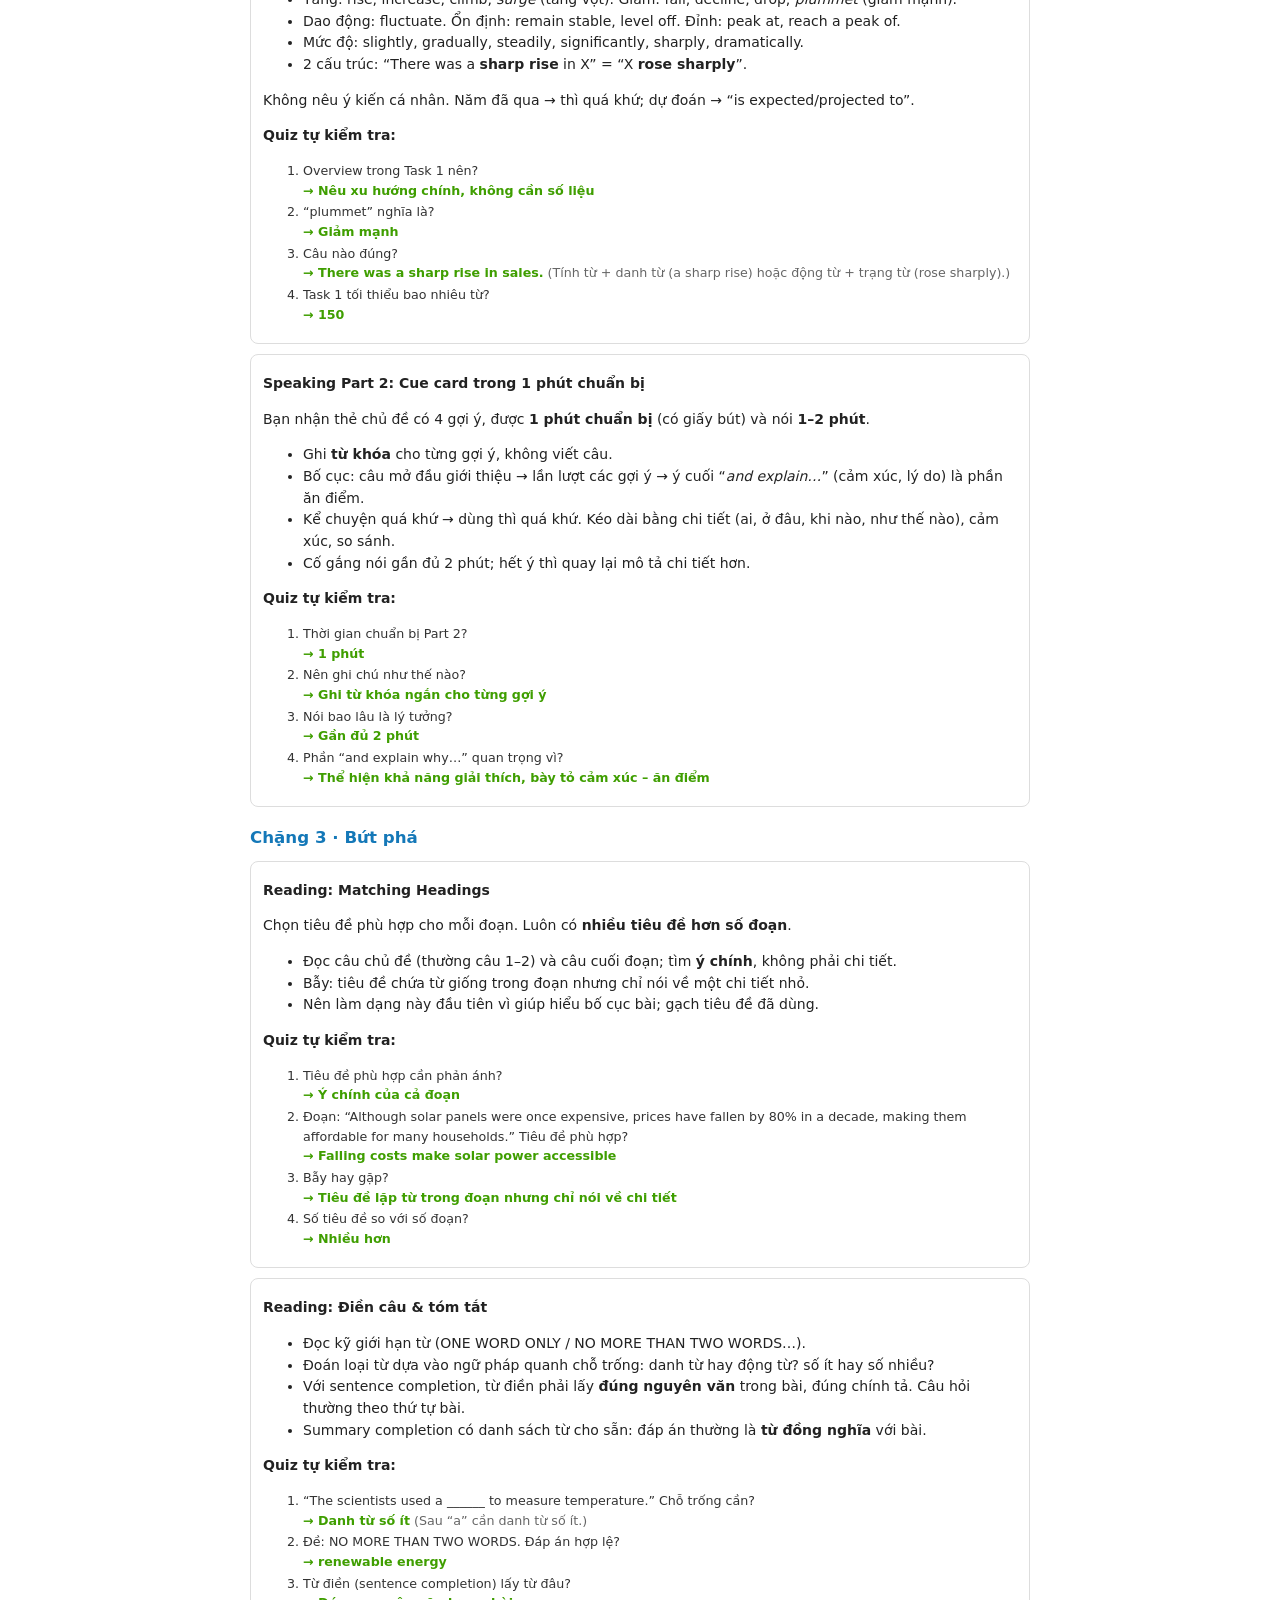
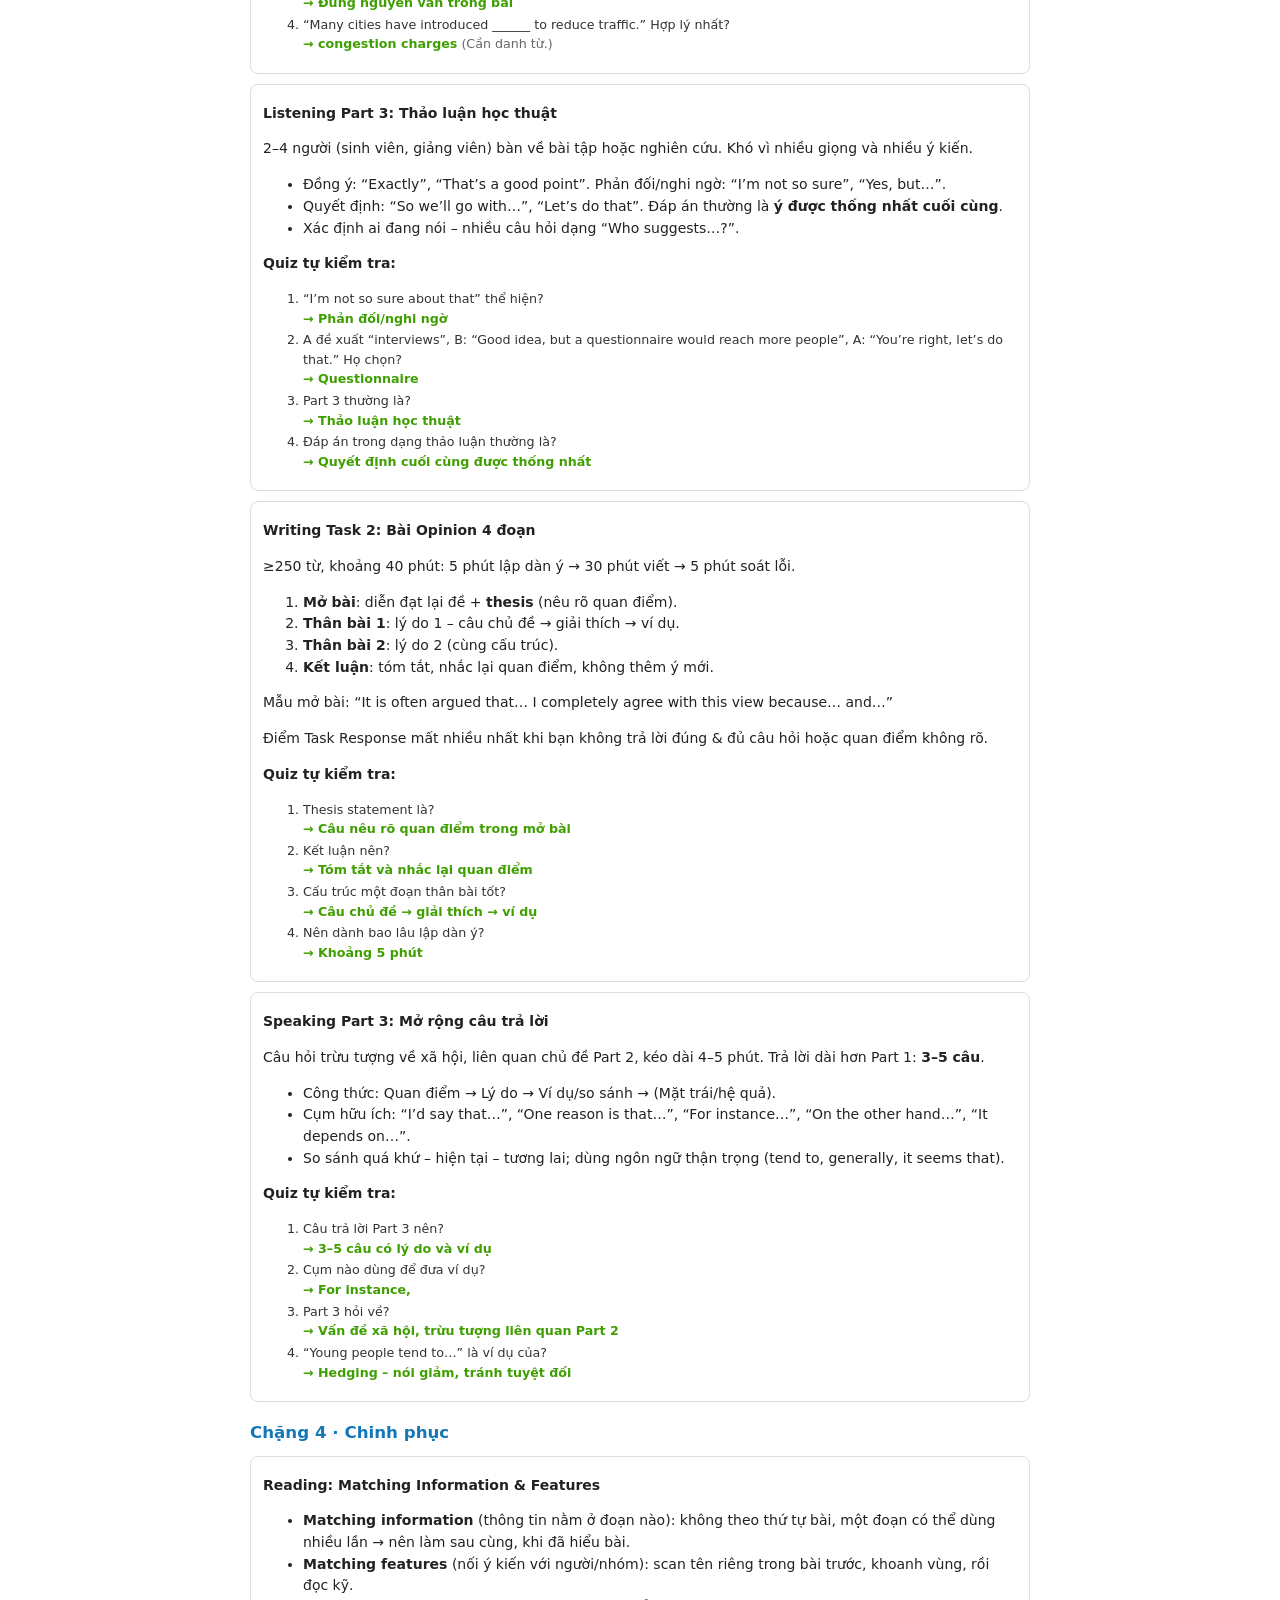
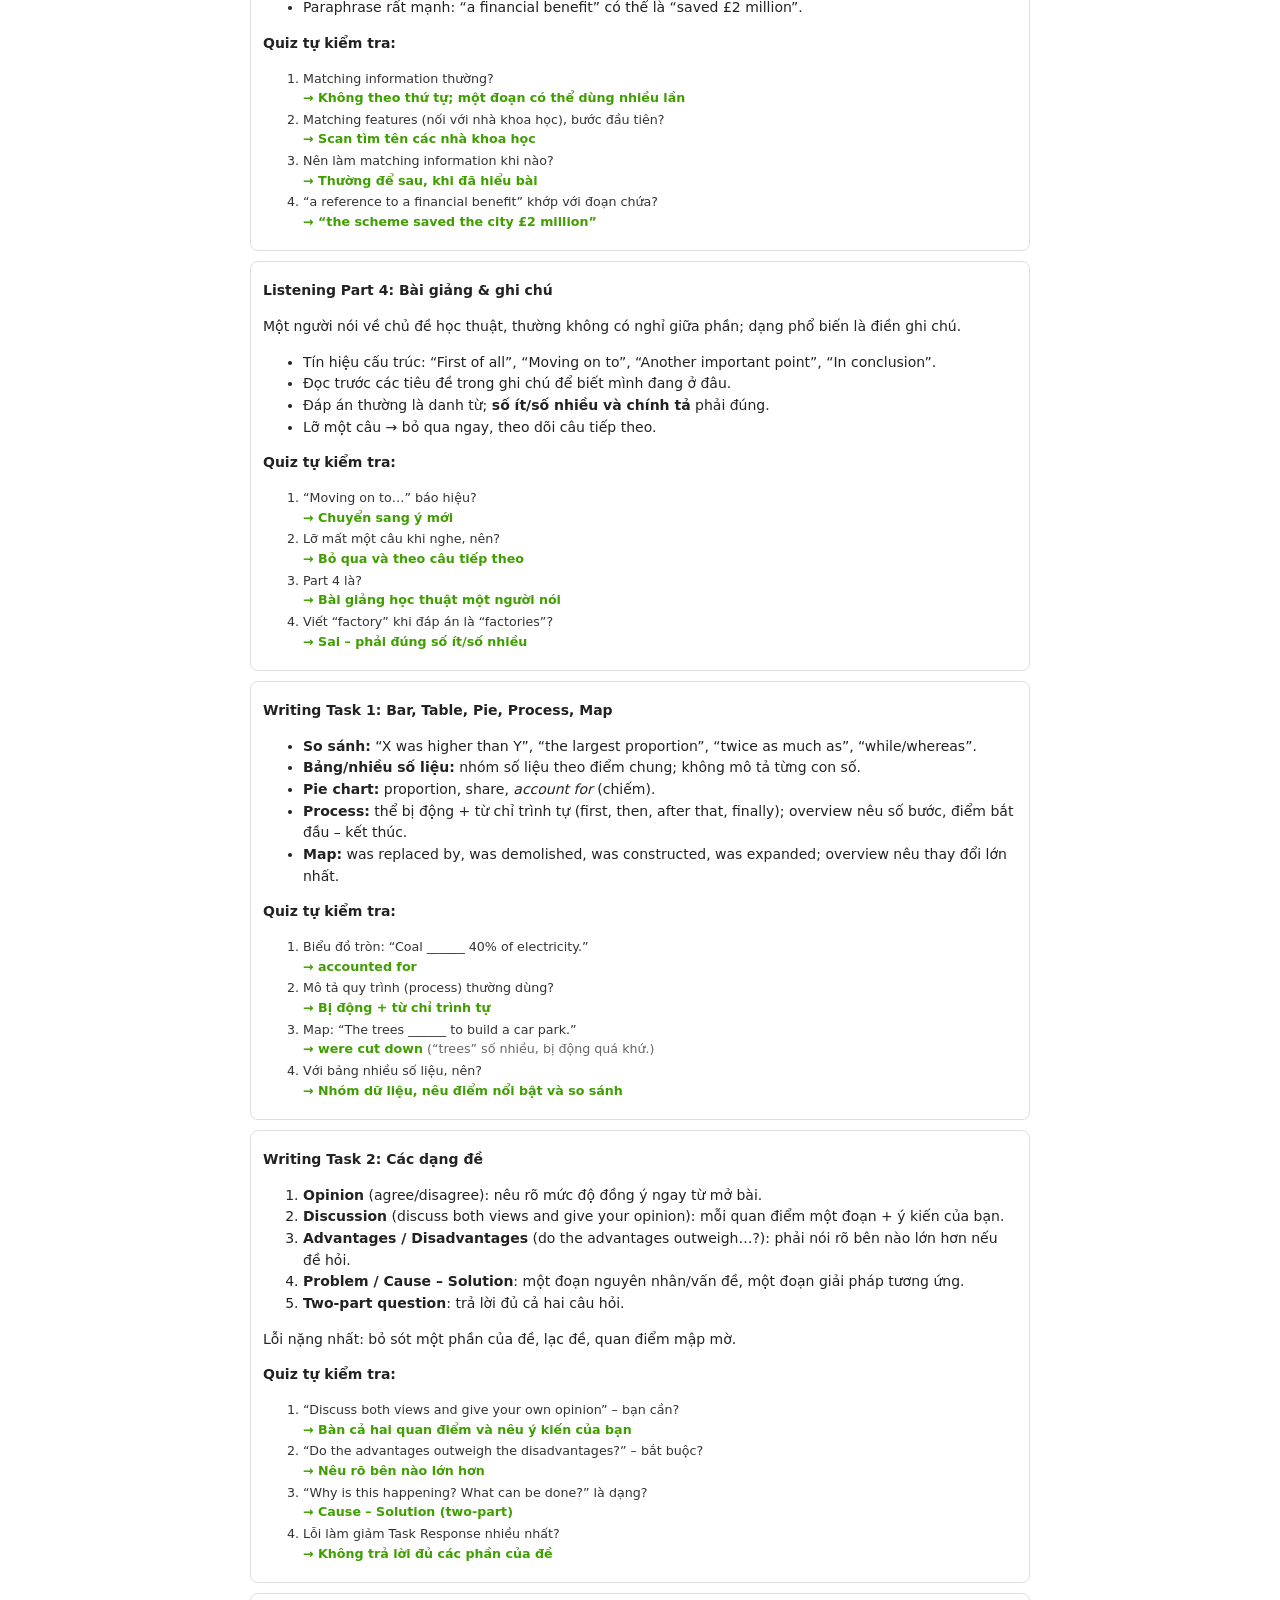
<file: docs/cam-nang.html>
<!doctype html>
<html lang="vi">
<head>
<meta charset="utf-8">
<meta name="viewport" content="width=device-width,initial-scale=1">
<title>Cẩm nang tự học IELTS 6.5</title>
<style>
  :root{--ink:#222;--muted:#666;--line:#ddd;--g:#3f9e00;--b:#1478b8;--soft:#f5f7f2}
  @page{size:A4;margin:16mm 15mm 18mm}
  body{font-family:Inter,"DejaVu Sans",Arial,sans-serif;color:var(--ink);font-size:10.5pt;line-height:1.55;margin:0;background:#fff}
  main{max-width:780px;margin:0 auto;padding:16px}
  h1{font-size:30pt;color:var(--g);margin:0 0 6px;line-height:1.1}
  h2{font-size:17pt;color:var(--g);border-bottom:2px solid var(--g);padding-bottom:4px;margin:28px 0 10px;break-after:avoid}
  h3{font-size:12.5pt;color:var(--b);margin:18px 0 6px;break-after:avoid}
  h4{margin:12px 0 4px;break-after:avoid}
  table{width:100%;border-collapse:collapse;margin:8px 0;font-size:9.5pt;break-inside:auto}
  th,td{border:1px solid var(--line);padding:5px 7px;text-align:left;vertical-align:top}
  th{background:var(--soft)}
  tr{break-inside:avoid}
  .cover{min-height:92vh;display:flex;flex-direction:column;justify-content:center;break-after:page}
  .cover .sub{font-size:14pt;color:var(--muted)}
  .box{background:var(--soft);border-left:4px solid var(--g);padding:8px 12px;margin:10px 0;break-inside:avoid}
  .warn{border-left-color:#e08a00;background:#fff7e8}
  .lesson{break-inside:avoid-page;border:1px solid var(--line);border-radius:8px;padding:6px 12px;margin:10px 0}
  .quiz{font-size:9.5pt;color:#333}.quiz li{margin:2px 0}
  .ans{color:var(--g);font-weight:700}
  .cols{columns:2;column-gap:22px;font-size:9.5pt}.cols div{break-inside:avoid}
  .pb{break-before:page}
  .toc li{margin:3px 0}
  .muted{color:var(--muted)}
  a{color:var(--b)}
</style>
</head>
<body>
<main id="doc">Đang tạo cẩm nang…</main>
<script src="../js/road-data.js"></script>
<script src="../js/grammar.js"></script>
<script>
const E = s => String(s ?? '').replace(/[&<>"]/g, c => ({ '&': '&amp;', '<': '&lt;', '>': '&gt;', '"': '&quot;' }[c]));
const noEmoji = s => s.replace(/[\u{1F000}-\u{1FAFF}\u{2600}-\u{27BF}\u{2B00}-\u{2BFF}\u{FE0F}\u{200D}]/gu, '').replace(/ {2,}/g, ' ');
const nodeName = id => { const t = id[0], a = id.slice(2); return ({ L: () => LESSONS[a].title, V: () => PACKS[a].title, T: () => 'Từ vựng chủ đề ' + a, G: () => 'Ngữ pháp: ' + a, B: () => 'Thử thách cuối chặng', M: () => 'Thi thử IELTS đầy đủ (4 kỹ năng)' })[t](); };
const weeks = ['Tuần 1–2', 'Tuần 3–5', 'Tuần 6–9', 'Tuần 10–13', 'Tuần 14–16'];
const stageBooks = {
  1: 'Complete IELTS Bands 4–5; English Grammar in Use (Intermediate); LearnEnglish (British Council); BBC 6 Minute English.',
  2: 'Complete IELTS Bands 5–6.5 hoặc The Official Cambridge Guide to IELTS (phần Reading, Listening, Writing Task 1); IELTS Vocabulary up to Band 6.0.',
  3: 'The Official Cambridge Guide to IELTS (Writing Task 2, Speaking); Collins Reading/Listening for IELTS; bắt đầu làm từng phần đề Cambridge IELTS (sách cũ hơn).',
  4: 'IELTS Grammar for Bands 6.5 and above; Collins Writing for IELTS; Cambridge IELTS (làm trọn từng kỹ năng, chấm điểm).',
  5: 'IELTS Vocabulary for Bands 6.5 and above; English Collocations in Use; 4–6 đề Cambridge IELTS mới nhất làm đủ giờ như thi thật.'
};

let h = '';
h += `<section class="cover"><h1>Cẩm nang tự học<br>IELTS Academic 6.5</h1>
<p class="sub">Lộ trình 5 chặng từ dễ đến khó · sách & tài liệu nên dùng · toàn bộ bài lý thuyết, ngữ pháp và từ vựng trong app</p>
<p class="muted">Tạo ngày ${new Date().toLocaleDateString('vi-VN')} · Đi kèm web app “IELTS 6.5 – Học từ vựng kiểu Duolingo”</p>
<div class="box warn"><b>Về bản quyền:</b> Cẩm nang này KHÔNG chứa nội dung sao chép từ sách có bản quyền. Các bài lý thuyết, câu hỏi và đề luyện là nội dung tự soạn dựa trên định dạng đề IELTS công khai. Sách được giới thiệu để bạn mua bản chính hãng hoặc mượn ở thư viện; đề mẫu miễn phí có link chính thức.</div></section>`;

h += `<h2>Mục lục</h2><ol class="toc">
<li>Hiểu bài thi IELTS Academic & mục tiêu 6.5</li><li>Lộ trình 5 chặng (dễ → khó)</li><li>Lịch học gợi ý 16 tuần & thói quen mỗi ngày</li>
<li>Test đầu vào & kiểm tra định kỳ – cách học nhanh nhất</li><li>Sách & tài liệu nên dùng</li><li>Toàn bộ bài lý thuyết kỹ năng (kèm quiz & đáp án)</li>
<li>Ngữ pháp trọng tâm (65 câu có giải thích)</li><li>Danh sách từ vựng theo lộ trình</li><li>Cách dùng app</li></ol>`;

/* 1. Đề thi */
h += `<h2 class="pb">1. Hiểu bài thi IELTS Academic & mục tiêu 6.5</h2>
<table><tr><th>Kỹ năng</th><th>Thời gian</th><th>Cấu trúc</th><th>Mục tiêu cho 6.5</th></tr>
<tr><td>Listening</td><td>~30 phút (+10 phút chép đáp án nếu thi giấy)</td><td>40 câu, 4 phần: hội thoại đời thường → độc thoại → thảo luận học thuật → bài giảng</td><td>26–29 câu đúng ≈ 6.5</td></tr>
<tr><td>Reading</td><td>60 phút</td><td>40 câu, 3 bài đọc dài, độ khó tăng dần</td><td>27–29 câu đúng ≈ 6.5</td></tr>
<tr><td>Writing</td><td>60 phút</td><td>Task 1 (≥150 từ, mô tả biểu đồ/bảng/quy trình/bản đồ) · Task 2 (≥250 từ, nghị luận) – Task 2 tính gấp đôi</td><td>Đủ ý, đúng dạng đề, ít lỗi, có câu phức</td></tr>
<tr><td>Speaking</td><td>11–14 phút</td><td>Part 1 hỏi đáp · Part 2 nói 1–2 phút theo thẻ (1 phút chuẩn bị) · Part 3 thảo luận</td><td>Trôi chảy, mở rộng ý, phát âm rõ</td></tr></table>
<div class="box"><b>Cách tính Overall:</b> trung bình 4 kỹ năng, làm tròn đến 0.5 gần nhất (x.25 → x.5; x.75 → x+1). Ví dụ L 7.0 · R 6.5 · W 6.0 · S 6.5 → 26 ÷ 4 = 6.5. Nên đặt mục tiêu không kỹ năng nào dưới 6.0 vì nhiều trường/visa yêu cầu điểm tối thiểu từng kỹ năng.</div>
<h3>Bảng quy đổi điểm (thang 40 câu, bảng Academic công bố rộng rãi)</h3>
<table><tr><th>Band</th><th>Listening (câu đúng)</th><th>Reading Academic (câu đúng)</th></tr>
${[['9', '39–40', '39–40'], ['8.5', '37–38', '37–38'], ['8', '35–36', '35–36'], ['7.5', '32–34', '33–34'], ['7', '30–31', '30–32'], ['6.5', '26–29', '27–29'], ['6', '23–25', '23–26'], ['5.5', '18–22', '19–22'], ['5', '16–17', '15–18'], ['4.5', '13–15', '13–14'], ['4', '10–12', '10–12']].map(r => `<tr><td><b>${r[0]}</b></td><td>${r[1]}</td><td>${r[2]}</td></tr>`).join('')}</table>
<h3>Band 6.5 Writing & Speaking cần gì? (tóm tắt diễn giải, không phải văn bản chính thức)</h3>
<table><tr><th>Tiêu chí</th><th>Writing</th><th>Speaking</th></tr>
<tr><td>Nội dung / Trôi chảy</td><td>Trả lời đủ mọi phần của đề, quan điểm rõ, ý được phát triển có ví dụ</td><td>Nói được dài, ít ngập ngừng, dùng từ nối tự nhiên</td></tr>
<tr><td>Mạch lạc</td><td>Chia đoạn rõ, mỗi đoạn một ý, từ nối đa dạng không lạm dụng</td><td>Ý sắp xếp hợp lý, có lý do & ví dụ</td></tr>
<tr><td>Từ vựng</td><td>Có một số từ ít phổ biến & collocation, lỗi từ không gây hiểu sai</td><td>Đủ từ để bàn chủ đề, biết diễn đạt lại khi thiếu từ</td></tr>
<tr><td>Ngữ pháp</td><td>Kết hợp câu đơn & câu phức, phần lớn câu không lỗi</td><td>Kết hợp câu đơn & phức, lỗi không ảnh hưởng hiểu</td></tr></table>
<p class="muted">Bộ mô tả band chính thức (IELTS band descriptors) có trên ielts.org – nên đọc bản gốc khi tự chấm bài.</p>`;

/* 2. Lộ trình */
h += `<h2 class="pb">2. Lộ trình 5 chặng (dễ → khó)</h2>
<p>Mỗi chặng gồm bài kỹ năng (lý thuyết + quiz), ngữ pháp, gói từ vựng và một <b>thử thách cuối chặng</b>. Hoàn thành hết chặng mới mở khóa chặng sau – hoặc dùng <b>“Vượt chặng”</b> nếu bạn đã biết (đúng ≥ 85%).</p>`;
for (const st of STAGES) {
  h += `<h3>Chặng ${st.id} · ${E(st.name)} — mục tiêu band ${st.band} (${weeks[st.id - 1]})</h3><p>${E(st.desc)}</p>
  <table><tr><th>#</th><th>Bài trong app</th><th>Loại</th></tr>${st.nodes.map((id, i) => `<tr><td>${i + 1}</td><td>${E(nodeName(id))}</td><td>${({ L: 'Kỹ năng', V: 'Từ vựng', T: 'Từ vựng', G: 'Ngữ pháp', B: 'Kiểm tra', M: 'Thi thử' })[id[0]]}</td></tr>`).join('')}</table>
  <div class="box"><b>Sách & tài liệu đi kèm chặng này:</b> ${E(stageBooks[st.id])}</div>`;
}

/* 3. Lịch học */
h += `<h2 class="pb">3. Lịch học gợi ý 16 tuần</h2>
<p>Dành cho người học 60–90 phút/ngày, xuất phát khoảng band 4.0–4.5. Nếu test đầu vào cho phép bỏ qua chặng, hãy rút ngắn tương ứng.</p>
<table><tr><th>Giai đoạn</th><th>Trọng tâm</th><th>Luyện thêm ngoài app</th></tr>
<tr><td>Tuần 1–2 (Chặng 1)</td><td>Hiểu đề, ngữ pháp nền, 48 từ chủ đề quen thuộc, Listening Part 1, Speaking Part 1</td><td>Mỗi ngày 1 bài English Grammar in Use + 1 tập BBC 6 Minute English</td></tr>
<tr><td>Tuần 3–5 (Chặng 2)</td><td>Skimming/scanning, T/F/NG, bản đồ, Task 1 xu hướng, Part 2, AWL 1</td><td>Mỗi tuần 2 bài đọc + 2 phần nghe từ sách luyện; viết 2 bài Task 1</td></tr>
<tr><td>Tuần 6–9 (Chặng 3)</td><td>Matching headings, điền câu, Part 3 Listening, Task 2 Opinion, Speaking Part 3, AWL 2</td><td>Mỗi tuần 2 bài Task 2 (nhờ AI/Claude chấm), 1 bài đọc đủ giờ</td></tr>
<tr><td>Tuần 10–13 (Chặng 4)</td><td>Matching info, bài giảng Part 4, Task 1 đủ dạng, Task 2 đủ dạng, mạch lạc, AWL 3</td><td>Mỗi tuần 1 đề Reading + 1 đề Listening Cambridge đủ giờ</td></tr>
<tr><td>Tuần 14–16 (Chặng 5)</td><td>Paraphrase, collocation, ngữ pháp 6.5, trôi chảy, chiến lược phòng thi</td><td>Mỗi tuần 1–2 đề thi thử đầy đủ 4 kỹ năng, phân tích lỗi sai</td></tr></table>
<h3>Một ngày học mẫu (75 phút)</h3>
<table><tr><th>Thời lượng</th><th>Việc cần làm</th></tr>
<tr><td>15 phút</td><td>App: “Học bài hôm nay” – từ mới + ôn từ đến hạn (lặp lại ngắt quãng)</td></tr>
<tr><td>20 phút</td><td>App: 1–2 bài tiếp theo trên Lộ trình (kỹ năng / ngữ pháp / gói từ)</td></tr>
<tr><td>25 phút</td><td>Luyện từ sách theo chặng (1 bài đọc hoặc 1 phần nghe hoặc 1 đoạn viết)</td></tr>
<tr><td>15 phút</td><td>App: tab Nói – 1 lượt Part 1 hoặc Part 2, nghe lại & sửa</td></tr></table>`;

/* 4. Test */
h += `<h2>4. Test đầu vào & kiểm tra định kỳ – cách học nhanh nhất</h2>
<ul><li><b>Test đầu vào (một lần):</b> đi từ chặng 1 → 5. Phần nào trả lời đúng hết được đánh dấu đã biết; chặng đạt ≥ 85% được bỏ qua toàn bộ; chặng dưới 60% thì dừng – đó là điểm xuất phát. Từ vựng trả lời đúng được xếp vào hộp ghi nhớ cao nên chỉ ôn nhẹ.</li>
<li><b>Kiểm tra tuần (15 câu)</b> và <b>kiểm tra tháng (30 câu)</b>: lấy ngẫu nhiên từ các phần đã học, ưu tiên phần lâu chưa kiểm tra. Phần sai được đánh dấu ⚠ “cần ôn” trên bản đồ, giảm sao; từ sai được đưa vào lượt ôn sớm nhất. App tự nhắc khi đến hạn.</li>
<li><b>Vượt chặng:</b> bất cứ lúc nào thấy chặng quá dễ, làm bài kiểm tra 20 câu; đạt ≥ 85% là qua.</li>
<li><b>Thi thử đầy đủ:</b> mỗi tháng ít nhất 1 lần (tab Thi thử) để theo dõi band 4 kỹ năng.</li></ul>`;

/* 5. Tài liệu */
h += `<h2 class="pb">5. Sách & tài liệu nên dùng</h2>
<table><tr><th>Tài liệu</th><th>Tác giả / NXB</th><th>Dùng ở</th><th>Dùng để</th></tr>
${RESOURCES.map(r => `<tr><td><b>${E(r.name)}</b>${r.url ? `<br><a href="${E(r.url)}">${E(r.url)}</a>` : ''}<br><span class="muted">${r.paid ? 'Sách (mua/mượn)' : 'Miễn phí'}</span></td><td>${E(r.by)}</td><td>${E(r.stage)}</td><td>${E(r.use)}</td></tr>`).join('')}</table>
<div class="box"><b>Lưu ý chọn sách:</b> Cambridge đã đổi tên một số sách từ vựng/ngữ pháp IELTS (ví dụ “Cambridge Grammar for IELTS” → “IELTS Grammar for Bands 6.5 and above”) – kiểm tra tên hiện hành khi mua. Không cần mua tất cả: mỗi chặng 1 giáo trình chính + đề Cambridge là đủ.</div>`;

/* 6. Bài lý thuyết */
h += `<h2 class="pb">6. Bài lý thuyết kỹ năng</h2>`;
for (const st of STAGES) {
  h += `<h3>Chặng ${st.id} · ${E(st.name)}</h3>`;
  for (const id of st.nodes.filter(x => x[0] === 'L')) {
    const l = LESSONS[id.slice(2)];
    h += `<div class="lesson"><h4>${E(l.title)}</h4>${noEmoji(l.body)}<p><b>Quiz tự kiểm tra:</b></p><ol class="quiz">${l.quiz.map(q => `<li>${E(q[0])}<br><span class="ans">→ ${E(q[1][q[2]])}</span>${q[3] ? ` <span class="muted">(${E(q[3])})</span>` : ''}</li>`).join('')}</ol></div>`;
  }
}

/* 7. Ngữ pháp */
h += `<h2 class="pb">7. Ngữ pháp trọng tâm</h2>`;
for (const t of G_TOPICS) {
  h += `<h3>${E(t)}</h3><table><tr><th>Câu</th><th>Đáp án</th><th>Giải thích</th></tr>${G[t].map(([q, a, , why]) => `<tr><td>${E(q)}</td><td class="ans">${E(a)}</td><td>${E(why)}</td></tr>`).join('')}</table>`;
}

/* 8. Từ vựng */
h += `<h2 class="pb">8. Danh sách từ vựng theo lộ trình</h2>
<p class="muted">Ngoài các gói dưới đây, app còn dùng từ trong file <code>vocab/tu-vung.txt</code> của bạn (các chủ đề Environment, Education, Technology, Health, Society, Work, Task 1, Academic). Academic Word List (AWL) do Averil Coxhead (2000) xây dựng: 570 họ từ học thuật phổ biến; sublist 1 thường gặp nhất.</p>`;
const seenPack = new Set();
for (const pk of Object.values(PACKS)) {
  const base = pk.title.replace(/ \(\d\/\d\)$/, ''); const all = Object.values(PACKS).filter(x => x.title.replace(/ \(\d\/\d\)$/, '') === base);
  if (seenPack.has(base)) continue; seenPack.add(base);
  h += `<h3>${E(base)} (${all.reduce((a, x) => a + x.words.length, 0)} từ)</h3><div class="cols">${all.flatMap(x => x.words).map(w => `<div><b>${E(w.word)}</b> – ${E(w.vi)}</div>`).join('')}</div>`;
}

/* 9. App */
h += `<h2 class="pb">9. Cách dùng app</h2>
<ol><li>Mở tab <b>Lộ trình</b> → làm <b>Test đầu vào</b> để bỏ qua phần đã biết.</li>
<li>Mỗi ngày bấm <b>“Học tiếp”</b> trên bản đồ (1–2 bài) và <b>“Học bài hôm nay”</b> ở tab Luyện (ôn từ vựng đến hạn).</li>
<li>Cuối mỗi chặng: <b>Thử thách cuối chặng</b> (đúng ≥ 70%) để mở chặng mới, nhận 50 xu.</li>
<li>Khi app nhắc: làm <b>Kiểm tra tuần / tháng</b>, rồi ôn các phần bị đánh dấu ⚠.</li>
<li>Tab <b>Nói</b> luyện Speaking 3 phần; tab <b>Thi thử</b> làm đề 4 kỹ năng. Bật AI ở Cài đặt (tùy chọn) để có đề mới & chấm Writing/Speaking chi tiết.</li>
<li>Thêm từ của riêng bạn vào <code>vocab/tu-vung.txt</code>; đồng bộ điện thoại ↔ iPad ở Cài đặt.</li></ol>
<p class="muted">Nguồn thông tin định dạng đề: British Council (takeielts.britishcouncil.org), IDP (ielts.idp.com), IELTS.org, Cambridge English.</p>`;

document.getElementById('doc').innerHTML = h;
document.body.dataset.ready = '1';
</script>
</body>
</html>
</file>
<file: css/style.css>
:root{
  --green:#58cc02;--green-d:#58a700;--blue:#1cb0f6;--blue-d:#1899d6;--red:#ff4b4b;--red-d:#ea2b2b;--yellow:#ffc800;--purple:#ce82ff;--purple-d:#a560d8;
  --bg:#fff;--card:#fff;--ink:#3c3c3c;--muted:#777;--line:#e5e5e5;--soft:#f7f7f7;--okbg:#d7ffb8;--okink:#58a700;--badbg:#ffdfe0;--badink:#ea2b2b;
}
@media (prefers-color-scheme:dark){:root{--bg:#131f24;--card:#1b2b32;--ink:#e8eef0;--muted:#9fb0b7;--line:#2f434c;--soft:#22353d;--okbg:#27421a;--okink:#8ee04a;--badbg:#4a2326;--badink:#ff8a8a}}
*{box-sizing:border-box;-webkit-tap-highlight-color:transparent}
[hidden]{display:none!important}
html,body{margin:0}
body{background:var(--bg);color:var(--ink);font:16px/1.5 "Nunito","Segoe UI",system-ui,-apple-system,Roboto,sans-serif}
body.noscroll{overflow:hidden}
code{background:var(--soft);padding:1px 6px;border-radius:6px;font-size:.9em}
button,select,input,textarea{font:inherit;color:inherit}
h2,h3,h4{margin:.2em 0}
.muted{color:var(--muted);font-size:.92em}.center{text-align:center}

#app{max-width:640px;margin:0 auto;padding:0 16px 96px}
#top{display:flex;justify-content:space-between;align-items:center;padding:14px 0;position:sticky;top:0;background:var(--bg);z-index:5}
.logo{font-weight:900;font-size:22px;color:var(--green)}.logo b{color:var(--blue)}
.pills{display:flex;gap:8px}.pill{font-weight:800;padding:4px 12px;border-radius:99px;background:var(--soft)}
.pill.fire{color:#ff9600}.pill.xp{color:var(--yellow)}

#tabs{position:fixed;left:0;right:0;bottom:0;display:flex;justify-content:center;gap:4px;background:var(--bg);border-top:2px solid var(--line);padding:6px 8px calc(6px + env(safe-area-inset-bottom));z-index:6}
#tabs button{flex:1;max-width:200px;display:flex;flex-direction:column;align-items:center;font-size:20px;background:none;border:2px solid transparent;border-radius:14px;padding:4px;cursor:pointer}
#tabs button span{font-size:12px;font-weight:800;color:var(--muted);text-transform:uppercase}
#tabs button.on{background:rgba(28,176,246,.12);border-color:var(--blue)}#tabs button.on span{color:var(--blue)}

.card{background:var(--card);border:2px solid var(--line);border-radius:16px;padding:14px 16px;margin:12px 0}
.card.warn{border-color:var(--yellow)}
.goal{display:flex;gap:16px;align-items:center}.goal p{margin:2px 0}
.ring{width:84px;height:84px;flex:none}.ring circle{fill:none;stroke-width:9}.ring .bg{stroke:var(--line)}.ring .fg{stroke:var(--green);stroke-linecap:round;transition:stroke-dashoffset .6s}
.ring text{fill:var(--ink);font-weight:900;font-size:18px}
.stats{display:grid;grid-template-columns:repeat(4,1fr);gap:8px}.stats .card{margin:0;text-align:center;padding:10px 4px}
.stats b{display:block;font-size:24px;font-weight:900;color:var(--blue)}.stats span{font-size:12px;color:var(--muted);font-weight:700}
.sel{display:block;margin:14px 0 6px;font-weight:700}
select,input[type=search],textarea,.tin{width:100%;padding:10px 12px;border:2px solid var(--line);border-radius:12px;background:var(--card)}
.sel select{width:auto}
.tip{color:var(--muted);font-size:.9em;margin-top:18px}

.btn{display:block;width:100%;border:0;border-radius:14px;padding:13px 16px;margin:10px 0;font-weight:900;letter-spacing:.5px;text-transform:uppercase;text-align:center;color:#fff;cursor:pointer;transition:transform .05s;font-size:15px}
.btn:active:not(:disabled){transform:translateY(3px);box-shadow:none!important}
.btn:disabled{background:var(--line)!important;color:var(--muted);box-shadow:none!important;cursor:not-allowed}
.btn.green{background:var(--green);box-shadow:0 4px 0 var(--green-d)}.btn.blue{background:var(--blue);box-shadow:0 4px 0 var(--blue-d)}
.btn.purple{background:var(--purple);box-shadow:0 4px 0 var(--purple-d)}.btn.red{background:var(--red);box-shadow:0 4px 0 var(--red-d)}
.btn.danger{background:none;border:2px solid var(--red);color:var(--red)}
.btn.ghost{background:none;border:2px solid var(--line);color:var(--blue)}
.btn.big{padding:17px;font-size:17px}.btn.sm{display:inline-block;width:auto;padding:8px 16px;font-size:13px}
.row2{display:grid;grid-template-columns:1fr 1fr;gap:10px}
label.btn{cursor:pointer}
.field{display:flex;justify-content:space-between;align-items:center;gap:10px;margin:10px 0;font-weight:700}.field select{width:auto}
textarea{resize:vertical;margin:8px 0}

.searchbar{display:flex;gap:8px;margin-bottom:10px}.searchbar select{width:42%}
.witem{display:flex;justify-content:space-between;align-items:center;width:100%;text-align:left;background:var(--card);border:2px solid var(--line);border-radius:14px;padding:10px 14px;margin:6px 0;cursor:pointer}
.witem b{display:block;font-size:17px}.witem small{color:var(--muted)}
.dots{display:flex;gap:3px}.dots i{width:8px;height:8px;border-radius:50%;background:var(--line)}.dots i.on{background:var(--green)}
.loading{text-align:center;padding:30px;color:var(--muted)}

/* ---- Thẻ từ ---- */
.wcard{padding-bottom:20px}
.wimg{position:relative;border-radius:16px;overflow:hidden;background:var(--soft);min-height:120px;text-align:center}
.wimg img{width:100%;max-height:240px;object-fit:cover;display:block}
.noimg{height:140px;display:grid;place-items:center;font-size:64px;font-weight:900;color:var(--blue)}
.wimg .chip.sm{position:absolute;right:8px;top:8px}
.credit{display:block;font-size:11px;color:var(--muted);padding:2px 8px;min-height:4px}
.wword{font-size:34px;font-weight:900;margin:10px 0 0}.wipa{color:var(--blue);font-size:18px}
.audiobar{display:flex;flex-wrap:wrap;gap:8px;margin:8px 0}
.chip{border:2px solid var(--line);background:var(--card);border-radius:99px;padding:6px 14px;font-weight:800;cursor:pointer;color:var(--blue)}
.chip.sm{padding:3px 10px;font-size:12px}
.vi{font-size:20px;font-weight:800;margin:8px 0}
.sec{margin-top:14px}.sec h4{font-size:13px;text-transform:uppercase;letter-spacing:.6px;color:var(--muted)}
.mean{margin:4px 0}.pos{background:var(--blue);color:#fff;font-size:11px;font-weight:800;padding:1px 8px;border-radius:99px;margin-right:4px}
.exs{list-style:none;padding:0;margin:0}.exs li{display:flex;gap:8px;padding:8px 0;border-bottom:1px dashed var(--line)}
.exvi{color:var(--muted);font-size:.93em}
mark{background:rgba(255,200,0,.35);color:inherit;border-radius:4px;padding:0 2px}
.mini{border:0;background:var(--soft);border-radius:50%;width:30px;height:30px;flex:none;cursor:pointer}
.link{background:none;border:0;color:var(--blue);padding:0;cursor:pointer;font-size:.9em}
.tags{display:flex;flex-wrap:wrap;gap:6px}.tag{padding:3px 12px;border-radius:99px;font-weight:700;font-size:.92em;background:var(--soft)}
.tag.g{background:var(--okbg);color:var(--okink)}.tag.r{background:var(--badbg);color:var(--badink)}.tag.b{background:rgba(28,176,246,.15);color:var(--blue)}
.vwrap{margin:10px 0;overflow:hidden;border-radius:12px}.vwrap iframe{max-width:100%}
.links{display:flex;gap:14px;margin-top:6px}.links a{color:var(--blue);font-weight:700}
.micres{min-height:4px;margin:4px 0}.ok{color:var(--okink)}.bad{color:var(--badink)}

/* ---- Modal ---- */
.modal{position:fixed;inset:0;background:rgba(0,0,0,.55);z-index:20;display:flex;justify-content:center;align-items:flex-end}
.sheet{background:var(--bg);width:100%;max-width:640px;max-height:92vh;overflow:auto;border-radius:24px 24px 0 0;padding:20px 16px 30px;position:relative}
.x{background:none;border:0;font-size:22px;color:var(--muted);cursor:pointer}
.sheet .x{position:absolute;right:12px;top:8px;z-index:2;background:var(--bg);border-radius:50%;width:36px;height:36px}

/* ---- Bài học ---- */
.lesson{position:fixed;inset:0;background:var(--bg);z-index:30;display:flex;flex-direction:column}
.lhead{display:flex;align-items:center;gap:12px;padding:14px 16px;max-width:640px;width:100%;margin:0 auto}
.pbar{flex:1;height:16px;border-radius:99px;background:var(--line);overflow:hidden}.pbar i{display:block;height:100%;background:var(--green);border-radius:99px;transition:width .4s}
.hearts{font-weight:900;color:var(--red)}
.lbody{flex:1;overflow:auto;max-width:640px;width:100%;margin:0 auto;padding:6px 16px 24px}
.ltitle{font-size:22px;font-weight:900;margin:8px 0 14px}
.prompt{margin-bottom:18px}
.qword{font-size:34px;font-weight:900}.qipa{color:var(--blue);font-size:18px}
.qdef{font-size:20px;line-height:1.45}.qhint{color:var(--muted);margin-top:6px}
.blank{display:inline-block;min-width:70px;border-bottom:3px solid var(--blue);color:transparent;text-align:center}
.qimg{width:100%;max-height:260px;object-fit:cover;border-radius:16px}
.qlisten{display:flex;gap:14px;align-items:center;justify-content:center;margin:10px 0}
.bigspeak{width:64px;height:64px;border-radius:18px;border:0;background:var(--blue);box-shadow:0 4px 0 var(--blue-d);font-size:28px;cursor:pointer;vertical-align:middle}
.micbtn{width:86px;height:86px;border-radius:50%;border:0;background:var(--red);box-shadow:0 5px 0 var(--red-d);font-size:36px;cursor:pointer}
.opts{display:grid;gap:10px}
.opt{display:flex;align-items:center;gap:12px;text-align:left;background:var(--card);border:2px solid var(--line);border-bottom-width:4px;border-radius:14px;padding:13px 14px;font-weight:700;cursor:pointer;font-size:17px}
.opt kbd{border:2px solid var(--line);border-radius:8px;min-width:28px;text-align:center;font-size:13px;color:var(--muted)}
.opt.sel{border-color:var(--blue);background:rgba(28,176,246,.12)}
.opt.right{border-color:var(--green);background:var(--okbg)}.opt.wrong{border-color:var(--red);background:var(--badbg)}
.tin{font-size:20px}
.lfoot{border-top:2px solid var(--line);padding:12px 16px calc(14px + env(safe-area-inset-bottom));background:var(--bg)}
.lfoot>*{max-width:640px;margin-left:auto;margin-right:auto}
.lfoot.ok{background:var(--okbg);border-color:transparent;color:var(--okink)}.lfoot.bad{background:var(--badbg);border-color:transparent;color:var(--badink)}
.fb{font-size:17px}.fbw{font-size:14px;margin-top:4px;color:var(--ink)}
.fbtns{display:grid;gap:0}.fbtns .btn{margin:8px auto 0}
.prep,.done{margin:auto;text-align:center;padding:24px;max-width:480px;width:100%}
.spinner{width:48px;height:48px;border:6px solid var(--line);border-top-color:var(--green);border-radius:50%;margin:0 auto 14px;animation:sp 1s linear infinite}
@keyframes sp{to{transform:rotate(360deg)}}
.trophy{font-size:84px}.sum{display:grid;grid-template-columns:repeat(3,1fr);gap:8px}.sum .card{margin:8px 0;padding:10px 4px}
.sum b{display:block;font-size:22px;color:var(--yellow)}.sum span{font-size:12px;color:var(--muted);font-weight:700}
.gl{text-align:left;font-size:.95em}.lesson .done{overflow:auto;max-height:100%}
#toast{position:fixed;left:50%;bottom:90px;transform:translate(-50%,20px);background:#333;color:#fff;padding:10px 18px;border-radius:99px;opacity:0;pointer-events:none;transition:.25s;z-index:50;max-width:90%;text-align:center}
#toast.show{opacity:1;transform:translate(-50%,0)}
@media (min-width:700px){.modal{align-items:center}.sheet{border-radius:24px}}

/* ===== Phần bổ sung: thưởng, thú cưng, luyện nói, thi thử ===== */
.btn.yellow{background:var(--yellow);color:#4b3b00;box-shadow:0 4px 0 #d9a900}
.pill.coin{color:#d9a900}.pill.sync{font-size:12px}
#tabs{gap:0}#tabs button{font-size:18px;padding:3px 0}#tabs button span{font-size:10px;letter-spacing:0}
.grow{flex:1}
.petcard{display:flex;gap:14px;align-items:center}
.pet{font-size:64px;line-height:1;flex:none}.pet.sm{font-size:38px}
.petinfo{flex:1;min-width:0}.bubble{background:var(--soft);border-radius:14px;padding:8px 12px;font-weight:700;margin-bottom:8px}
.lvl{display:flex;align-items:center;gap:8px;flex-wrap:wrap}.lvl small{color:var(--muted)}
.pbar.sm{height:10px;flex:1;min-width:80px}
.petcheer{font-size:56px}.bounce{animation:bn 1s ease infinite}
@keyframes bn{50%{transform:translateY(-12px)}}
.popup{position:fixed;inset:0;background:rgba(0,0,0,.6);z-index:60;display:grid;place-items:center;padding:16px;overflow:auto}
.pbox{background:var(--bg);border-radius:20px;padding:22px;max-width:420px;width:100%;text-align:center}
.pbox.wide{max-width:560px;text-align:left}
.bigemoji{font-size:80px}.reward{font-size:28px;font-weight:900;margin:10px 0;color:var(--blue)}
.wallet{display:flex;gap:14px;align-items:center}.coin{font-size:48px}
.pets{display:grid;grid-template-columns:repeat(3,1fr);gap:8px}.petitem{text-align:center;margin:0;padding:10px 6px}.petitem.on{border-color:var(--green)}
.petitem b{display:block;font-size:13px;margin:4px 0}.petitem .btn{margin:4px 0;padding:8px 6px;width:100%;font-size:12px}
.shopitem{display:flex;gap:12px;align-items:center}.shopitem .btn{width:auto;margin:0}
.gift{background:var(--okbg);border-color:transparent;color:var(--okink);font-weight:800}
.combo{position:fixed;top:70px;left:50%;transform:translateX(-50%);background:var(--yellow);color:#4b3b00;font-weight:900;padding:8px 18px;border-radius:99px;z-index:40;animation:bn .6s ease 2}

.imgbtns{position:absolute;right:8px;top:8px;display:flex;gap:6px}
.imggrid{display:grid;grid-template-columns:repeat(3,1fr);gap:6px;margin:10px 0;max-height:40vh;overflow:auto}
.gi{border:2px solid var(--line);border-radius:10px;padding:0;overflow:hidden;background:var(--soft);cursor:pointer;aspect-ratio:1}.gi img{width:100%;height:100%;object-fit:cover;display:block}.gi:hover{border-color:var(--blue)}
#ip-url{width:100%;padding:10px;border:2px solid var(--line);border-radius:12px;background:var(--card);margin:6px 0}
.grammar select{margin:8px 0}

.qtools{display:flex;gap:8px;flex-wrap:wrap;margin:10px 0 4px}.qtr{background:var(--soft);border-radius:12px;padding:8px 12px;margin:6px 0;color:var(--ink)}
.fbfull{border-top:1px dashed currentColor;padding-top:6px;opacity:.95}.why{background:rgba(255,255,255,.5);border-radius:10px;padding:6px 10px}
.answerline{min-height:56px;border-bottom:2px solid var(--line);border-top:2px solid var(--line);padding:8px 0;display:flex;flex-wrap:wrap;gap:8px;margin-bottom:16px;align-content:flex-start}
.tilebank{display:flex;flex-wrap:wrap;gap:8px;justify-content:center}
.tile{border:2px solid var(--line);border-bottom-width:4px;border-radius:12px;background:var(--card);padding:8px 14px;font-weight:800;font-size:17px;cursor:pointer}
.tile.ghosty{background:var(--soft);color:transparent;border-color:transparent;cursor:default}

.examiner{display:flex;gap:10px;align-items:flex-start;margin:6px 0 12px}.avatar{font-size:40px}
.ebubble{background:var(--soft);border-radius:4px 18px 18px 18px;padding:12px 16px;font-size:19px;font-weight:700}
.cue{margin:8px 0}.cue ul{margin:6px 0 0;padding-left:20px}
.speakctl{display:flex;align-items:center;justify-content:center;gap:18px;margin:12px 0}.timer{font-weight:900;font-size:18px;color:var(--muted)}
.micbtn.rec{animation:pulse 1.1s ease infinite}@keyframes pulse{50%{box-shadow:0 0 0 14px rgba(255,75,75,.25)}}
textarea.essay,#tr,#notes{min-height:120px;font-size:16px;width:100%}
.wc{text-align:right;font-weight:800;margin:4px 0 10px}.wprompt{font-size:17px}

.tsec{margin:18px 0;padding-bottom:12px;border-bottom:3px solid var(--line)}
.passage p{line-height:1.7;text-align:justify}.passage{background:var(--soft);border-radius:14px;padding:6px 14px;margin:10px 0}
.qgroup{margin:16px 0}.instr{color:var(--muted);font-size:.92em;font-style:italic}.hlist{background:var(--soft);border-radius:12px;padding:8px 12px;margin:8px 0;font-weight:700}
.q{margin:10px 0}.rad{display:flex;gap:8px;flex-wrap:wrap}.rad label,.mcqo{display:flex;gap:8px;align-items:flex-start;border:2px solid var(--line);border-radius:12px;padding:8px 12px;cursor:pointer;margin:6px 0}
.rad label{margin:0}.rad input,.mcqo input{margin-top:4px}
.fillin{border:0;border-bottom:2px solid var(--blue);background:transparent;padding:2px 6px;width:150px;font-size:16px;color:inherit;outline:none}
.player .pbar{margin-top:8px}.rv{border-left:5px solid var(--line);padding:6px 10px;margin:8px 0;background:var(--card)}.rv.ok{border-color:var(--green)}.rv.bad{border-color:var(--red)}
.bands{display:grid;grid-template-columns:repeat(4,1fr);gap:8px;margin:10px 0}.bandtile{background:var(--soft);border-radius:14px;text-align:center;padding:10px 4px}
.bandtile b{display:block;font-size:24px;color:var(--blue)}.bandtile span{font-size:12px;color:var(--muted);font-weight:700}
.bandbig{font-size:64px;font-weight:900;color:var(--green);text-align:center;line-height:1}
.crit{display:grid;grid-template-columns:1fr 1fr;gap:6px;margin:12px 0}.crit div{background:var(--soft);border-radius:12px;padding:8px 12px;display:flex;justify-content:space-between;gap:8px}
.crit span{font-size:13px;color:var(--muted)}.crit b{color:var(--blue)}
.corr{margin:8px 0;padding:8px 10px;background:var(--soft);border-radius:10px}.model{background:var(--okbg);color:var(--okink);padding:10px;border-radius:10px}
.hrow{display:flex;justify-content:space-between;gap:8px;padding:6px 0;border-bottom:1px dashed var(--line)}
.chart{margin:10px 0}.chart svg{width:100%;max-width:420px;color:var(--ink)}.legend{display:flex;gap:12px;flex-wrap:wrap;font-size:13px}.legend i{display:inline-block;width:10px;height:10px;border-radius:50%;margin-right:4px}
.dt{border-collapse:collapse;width:100%;font-size:14px;margin:6px 0}.dt th,.dt td{border:1px solid var(--line);padding:4px 8px;text-align:center}
details.card summary{cursor:pointer;font-weight:800}
.field input,.card input[type=password],.card input[type=text],.card input[type=url],#sy-url,#sy-id,#sy-pw,#ai-key,#px-key,#sy-code,#ex-free,#sp-free{width:100%;padding:10px 12px;border:2px solid var(--line);border-radius:12px;background:var(--card);margin:6px 0}
.sync-status{font-weight:800;margin:6px 0}
@media (max-width:420px){.crit{grid-template-columns:1fr}.pets{grid-template-columns:repeat(2,1fr)}}
.qtr:empty{display:none}

/* ===== Lộ trình dạng game ===== */
button.pill{border:0;cursor:pointer;font:inherit;font-weight:800}
.roadhead .pbar{height:14px;margin:8px 0}
.callout{border-color:var(--blue);background:rgba(28,176,246,.07)}.warnc{border-color:var(--yellow);background:rgba(255,200,0,.1)}.badc{border-color:var(--red);background:rgba(255,75,75,.07)}
.weaklist{display:flex;flex-wrap:wrap;gap:6px}
.stage{margin:22px 0;border-radius:20px;padding:0 0 10px}
.stagehead{display:flex;align-items:center;gap:10px;background:var(--c);color:#fff;border-radius:18px;padding:12px 14px;box-shadow:0 4px 0 rgba(0,0,0,.15)}
.stagehead .muted{color:rgba(255,255,255,.9)}.stagehead .chip{background:rgba(255,255,255,.95);color:var(--c);border-color:transparent}.stagehead .tag{background:#fff}
.se{font-size:34px}.stdesc{margin:8px 4px}
.stage.locked .stagehead{filter:grayscale(.85);opacity:.8}
.path{display:flex;flex-direction:column;align-items:center;gap:6px;padding:10px 0}
.nwrap{display:flex;flex-direction:column;align-items:center;position:relative;width:120px}
.node{width:72px;height:72px;border-radius:50%;border:0;background:var(--line);box-shadow:0 6px 0 rgba(0,0,0,.18);font-size:30px;cursor:pointer;position:relative;transition:transform .1s}
.node:active{transform:translateY(4px);box-shadow:0 2px 0 rgba(0,0,0,.18)}
.node.done{background:var(--c);box-shadow:0 6px 0 rgba(0,0,0,.25)}.node.skip{background:linear-gradient(135deg,var(--c),#ffd54d)}
.node.lock{background:var(--soft);color:var(--muted);font-size:24px;box-shadow:0 6px 0 var(--line)}
.node.cur{background:var(--c);animation:pulsec 1.6s ease infinite;outline:6px solid rgba(255,255,255,.0)}
@keyframes pulsec{50%{box-shadow:0 6px 0 rgba(0,0,0,.25),0 0 0 12px color-mix(in srgb,var(--c) 30%,transparent)}}
.node.boss{width:90px;height:90px;font-size:40px;border-radius:26px}
.node.weak{outline:4px solid var(--red);outline-offset:3px}
.wk{position:absolute;top:-6px;right:-6px;background:var(--red);color:#fff;border-radius:50%;width:22px;height:22px;font-size:14px;font-style:normal;font-weight:900;display:grid;place-items:center}
.nlabel{font-size:12px;font-weight:800;text-align:center;margin-top:6px;line-height:1.25;max-width:130px}
.stars{color:#ffb800;font-size:13px;letter-spacing:1px}.stars.big{font-size:28px}
.startbub{position:absolute;top:-30px;background:var(--bg);border:2px solid var(--line);color:var(--c);font-weight:900;font-size:12px;padding:3px 10px;border-radius:10px;animation:bn 1.2s ease infinite;z-index:1}
.res{padding:8px 0;border-bottom:1px dashed var(--line)}.res a{color:var(--blue)}
.theory p,.theory li{font-size:16.5px;line-height:1.65}.theory h2{margin-bottom:10px}

/* ===== Lớp du lịch ===== */
.mascotrow{display:flex;align-items:center;gap:12px}
.pipo{width:64px;height:54px;flex:none;filter:drop-shadow(0 4px 0 rgba(0,0,0,.12));animation:bob 2.4s ease-in-out infinite}
.pipo.big{width:96px;height:80px}
.pipo .wing{transform-origin:40px 58px;animation:flap .5s ease-in-out infinite alternate}
@keyframes flap{to{transform:rotate(-22deg)}}
@keyframes bob{50%{transform:translateY(-6px)}}
.mascotrow .bubble{position:relative;background:var(--soft);border-radius:16px;padding:10px 14px;font-weight:800;flex:1}
.mascotrow .bubble:before{content:"";position:absolute;left:-8px;top:50%;margin-top:-6px;border:6px solid transparent;border-right-color:var(--soft);border-left:0}
.route{display:flex;align-items:center;overflow-x:auto;padding:10px 2px 6px;margin:6px 0}
.rstop{display:flex;flex-direction:column;align-items:center;min-width:66px;text-align:center}
.rstop small{font-weight:800;font-size:11px;margin-top:4px}
.rdot{width:44px;height:44px;border-radius:50%;background:var(--card);border:3px solid var(--line);display:grid;place-items:center;font-size:22px}
.rstop.done .rdot{border-color:var(--green);background:var(--okbg)}
.rstop.lock{opacity:.55}
.rstop:not(.lock) .rdot .pipo{width:40px;height:34px}
.rline{flex:1;min-width:14px;height:0;border-top:3px dashed var(--line);margin-bottom:22px}
.fact{background:rgba(255,200,0,.12);border:2px dashed var(--yellow);border-radius:14px;padding:10px 12px;margin:10px 0;font-weight:700;font-size:.95em}

.pastebox{min-height:58px;border:2px dashed var(--blue);border-radius:14px;padding:12px;margin:8px 0;color:var(--muted);font-size:14px;outline:none;background:rgba(28,176,246,.06)}
.pastebox:empty:before{content:attr(data-ph)}.pastebox:focus{border-style:solid}
.pbox h4{margin:12px 0 4px}

/* ===== Pipo phong cách mới ===== */
.pipo{width:84px;height:72px;overflow:visible;animation:bob 2.6s ease-in-out infinite}
.pipo.big{width:118px;height:101px}
.pipo .wing{transform-origin:44px 72px;animation:flap .6s ease-in-out infinite alternate}
.pipo .drink{transform-origin:106px 92px;animation:sway 2.6s ease-in-out infinite}
@keyframes sway{50%{transform:rotate(-6deg)}}
.pipo .spark{transform-origin:112px 30px;animation:twinkle 2s ease-in-out infinite}
.pipo .spark.s2{transform-origin:24px 46px;animation-delay:.9s}
@keyframes twinkle{0%,100%{transform:scale(.4);opacity:.3}50%{transform:scale(1);opacity:1}}
.rdot{overflow:visible}.rstop:not(.lock) .rdot .pipo{width:56px;height:48px;margin-top:-4px;animation:none}
.mascotrow .bubble{background:linear-gradient(135deg,#17224a,#0e1636);color:#fff6d6;border:1.5px solid #d9a93a;box-shadow:0 4px 0 rgba(0,0,0,.18)}
.mascotrow .bubble:before{border-right-color:#17224a}
</file>
